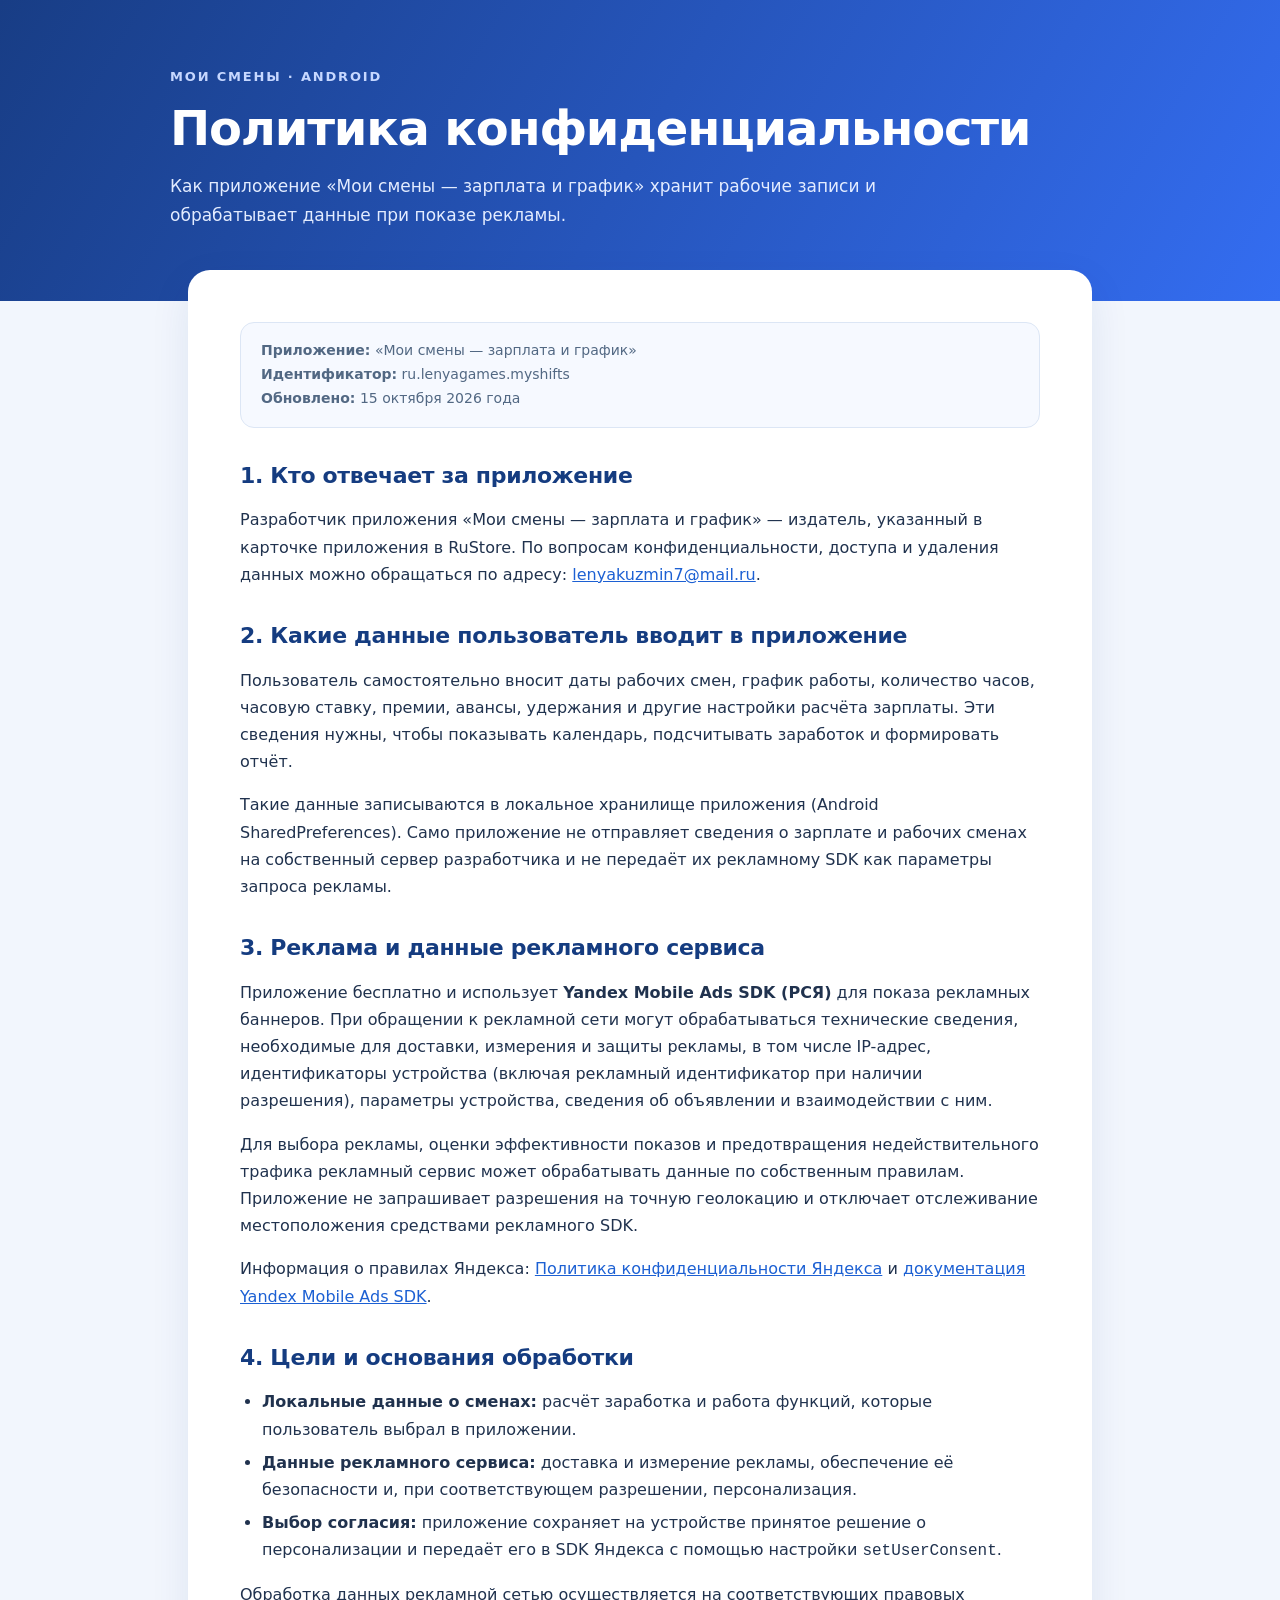
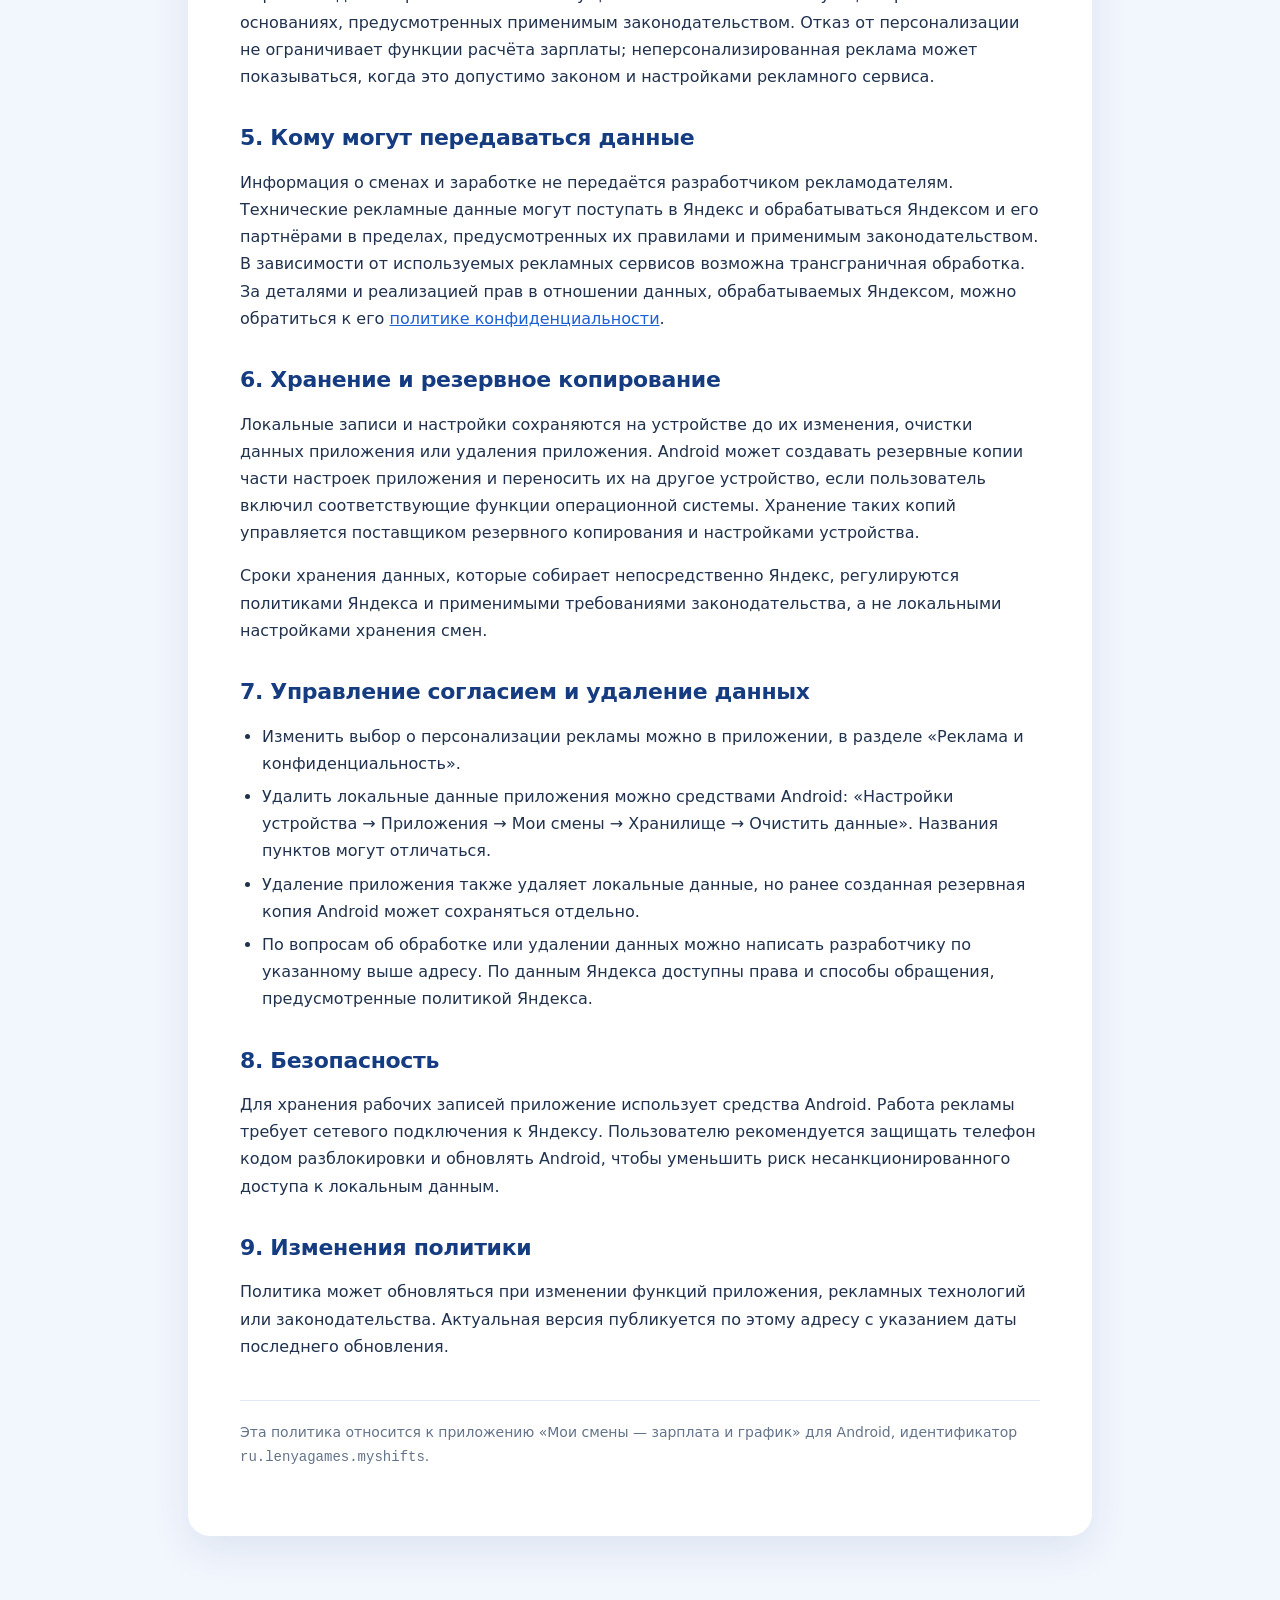
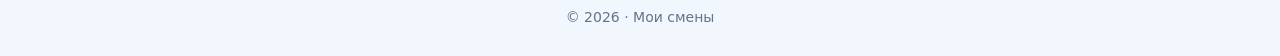
<file: index.html>
<!doctype html>
<html lang="ru">
<head>
  <meta charset="utf-8">
  <meta name="viewport" content="width=device-width, initial-scale=1">
  <meta name="color-scheme" content="light">
  <meta name="theme-color" content="#244da0">
  <meta name="description" content="Политика конфиденциальности приложения Мои смены — зарплата и график.">
  <title>Политика конфиденциальности — Мои смены</title>
  <style>
    :root { font-family: system-ui, -apple-system, BlinkMacSystemFont, "Segoe UI", Arial, sans-serif; color:#20324e; background:#f2f6fd; line-height:1.7; }
    * { box-sizing:border-box; }
    body { margin:0; }
    header { background:linear-gradient(120deg,#183d85,#346df1); color:white; padding:66px 20px 72px; }
    .wrap { max-width:940px; margin:auto; }
    .eyebrow { color:#c6d7ff; text-transform:uppercase; letter-spacing:.14em; font-size:13px; font-weight:700; }
    h1 { margin:12px 0; font-size:clamp(30px,5.5vw,48px); line-height:1.2; letter-spacing:-.025em; }
    header p { max-width:740px; margin:14px 0 0; color:#e3ecff; font-size:17px; }
    main { max-width:940px; margin:-31px auto 70px; padding:0 18px; position:relative; }
    article { background:white; border-radius:22px; padding:clamp(22px,5vw,52px); box-shadow:0 14px 40px rgba(27,60,126,.09); }
    .meta { padding:16px 20px; border:1px solid #dce6f5; background:#f6f9ff; border-radius:14px; color:#526883; font-size:14px; }
    h2 { color:#153c80; font-size:22px; letter-spacing:-.015em; margin:34px 0 8px; line-height:1.3; }
    p, li { font-size:16px; }
    ul { padding-left:22px; }
    li { margin-bottom:6px; }
    a { color:#1c60d3; word-break:break-word; }
    a:focus-visible { outline:3px solid #70a3ff; outline-offset:3px; }
    .muted { color:#5d6d80; }
    .bottom { border-top:1px solid #e2e9f5; padding-top:20px; margin-top:40px; font-size:14px; color:#637389; }
    footer { text-align:center; color:#64748b; font-size:14px; padding-bottom:30px; }
    @media(prefers-reduced-motion:no-preference){a { transition:color .2s; } a:hover{color:#114294;}}
  </style>
</head>
<body>
  <header><div class="wrap">
    <div class="eyebrow">Мои смены · Android</div>
    <h1>Политика конфиденциальности</h1>
    <p>Как приложение «Мои смены — зарплата и график» хранит рабочие записи и обрабатывает данные при показе рекламы.</p>
  </div></header>
  <main><article>
    <div class="meta"><strong>Приложение:</strong> «Мои смены — зарплата и график»<br>
      <strong>Идентификатор:</strong> ru.lenyagames.myshifts<br>
      <strong>Обновлено:</strong> 15 октября 2026 года</div>
    <h2>1. Кто отвечает за приложение</h2>
    <p>Разработчик приложения «Мои смены — зарплата и график» — издатель, указанный в карточке приложения в RuStore. По вопросам конфиденциальности, доступа и удаления данных можно обращаться по адресу: <a href="mailto:lenyakuzmin7@mail.ru">lenyakuzmin7@mail.ru</a>.</p>
    <h2>2. Какие данные пользователь вводит в приложение</h2>
    <p>Пользователь самостоятельно вносит даты рабочих смен, график работы, количество часов, часовую ставку, премии, авансы, удержания и другие настройки расчёта зарплаты. Эти сведения нужны, чтобы показывать календарь, подсчитывать заработок и формировать отчёт.</p>
    <p>Такие данные записываются в локальное хранилище приложения (Android SharedPreferences). Само приложение не отправляет сведения о зарплате и рабочих сменах на собственный сервер разработчика и не передаёт их рекламному SDK как параметры запроса рекламы.</p>
    <h2>3. Реклама и данные рекламного сервиса</h2>
    <p>Приложение бесплатно и использует <strong>Yandex Mobile Ads SDK (РСЯ)</strong> для показа рекламных баннеров. При обращении к рекламной сети могут обрабатываться технические сведения, необходимые для доставки, измерения и защиты рекламы, в том числе IP-адрес, идентификаторы устройства (включая рекламный идентификатор при наличии разрешения), параметры устройства, сведения об объявлении и взаимодействии с ним.</p>
    <p>Для выбора рекламы, оценки эффективности показов и предотвращения недействительного трафика рекламный сервис может обрабатывать данные по собственным правилам. Приложение не запрашивает разрешения на точную геолокацию и отключает отслеживание местоположения средствами рекламного SDK.</p>
    <p>Информация о правилах Яндекса: <a href="https://yandex.ru/legal/confidential/ru/" target="_blank" rel="noopener noreferrer">Политика конфиденциальности Яндекса</a> и <a href="https://ads.yandex.com/helpcenter/ru/dev/android/quick-start" target="_blank" rel="noopener noreferrer">документация Yandex Mobile Ads SDK</a>.</p>
    <h2>4. Цели и основания обработки</h2>
    <ul>
      <li><strong>Локальные данные о сменах:</strong> расчёт заработка и работа функций, которые пользователь выбрал в приложении.</li>
      <li><strong>Данные рекламного сервиса:</strong> доставка и измерение рекламы, обеспечение её безопасности и, при соответствующем разрешении, персонализация.</li>
      <li><strong>Выбор согласия:</strong> приложение сохраняет на устройстве принятое решение о персонализации и передаёт его в SDK Яндекса с помощью настройки <code>setUserConsent</code>.</li>
    </ul>
    <p>Обработка данных рекламной сетью осуществляется на соответствующих правовых основаниях, предусмотренных применимым законодательством. Отказ от персонализации не ограничивает функции расчёта зарплаты; неперсонализированная реклама может показываться, когда это допустимо законом и настройками рекламного сервиса.</p>
    <h2>5. Кому могут передаваться данные</h2>
    <p>Информация о сменах и заработке не передаётся разработчиком рекламодателям. Технические рекламные данные могут поступать в Яндекс и обрабатываться Яндексом и его партнёрами в пределах, предусмотренных их правилами и применимым законодательством. В зависимости от используемых рекламных сервисов возможна трансграничная обработка. За деталями и реализацией прав в отношении данных, обрабатываемых Яндексом, можно обратиться к его <a href="https://yandex.ru/legal/confidential/ru/" target="_blank" rel="noopener noreferrer">политике конфиденциальности</a>.</p>
    <h2>6. Хранение и резервное копирование</h2>
    <p>Локальные записи и настройки сохраняются на устройстве до их изменения, очистки данных приложения или удаления приложения. Android может создавать резервные копии части настроек приложения и переносить их на другое устройство, если пользователь включил соответствующие функции операционной системы. Хранение таких копий управляется поставщиком резервного копирования и настройками устройства.</p>
    <p>Сроки хранения данных, которые собирает непосредственно Яндекс, регулируются политиками Яндекса и применимыми требованиями законодательства, а не локальными настройками хранения смен.</p>
    <h2>7. Управление согласием и удаление данных</h2>
    <ul>
      <li>Изменить выбор о персонализации рекламы можно в приложении, в разделе «Реклама и конфиденциальность».</li>
      <li>Удалить локальные данные приложения можно средствами Android: «Настройки устройства → Приложения → Мои смены → Хранилище → Очистить данные». Названия пунктов могут отличаться.</li>
      <li>Удаление приложения также удаляет локальные данные, но ранее созданная резервная копия Android может сохраняться отдельно.</li>
      <li>По вопросам об обработке или удалении данных можно написать разработчику по указанному выше адресу. По данным Яндекса доступны права и способы обращения, предусмотренные политикой Яндекса.</li>
    </ul>
    <h2>8. Безопасность</h2>
    <p>Для хранения рабочих записей приложение использует средства Android. Работа рекламы требует сетевого подключения к Яндексу. Пользователю рекомендуется защищать телефон кодом разблокировки и обновлять Android, чтобы уменьшить риск несанкционированного доступа к локальным данным.</p>
    <h2>9. Изменения политики</h2>
    <p>Политика может обновляться при изменении функций приложения, рекламных технологий или законодательства. Актуальная версия публикуется по этому адресу с указанием даты последнего обновления.</p>
    <p class="bottom">Эта политика относится к приложению «Мои смены — зарплата и график» для Android, идентификатор <code>ru.lenyagames.myshifts</code>.</p>
  </article></main>
  <footer>© 2026 · Мои смены</footer>
</body>
</html>
</file>
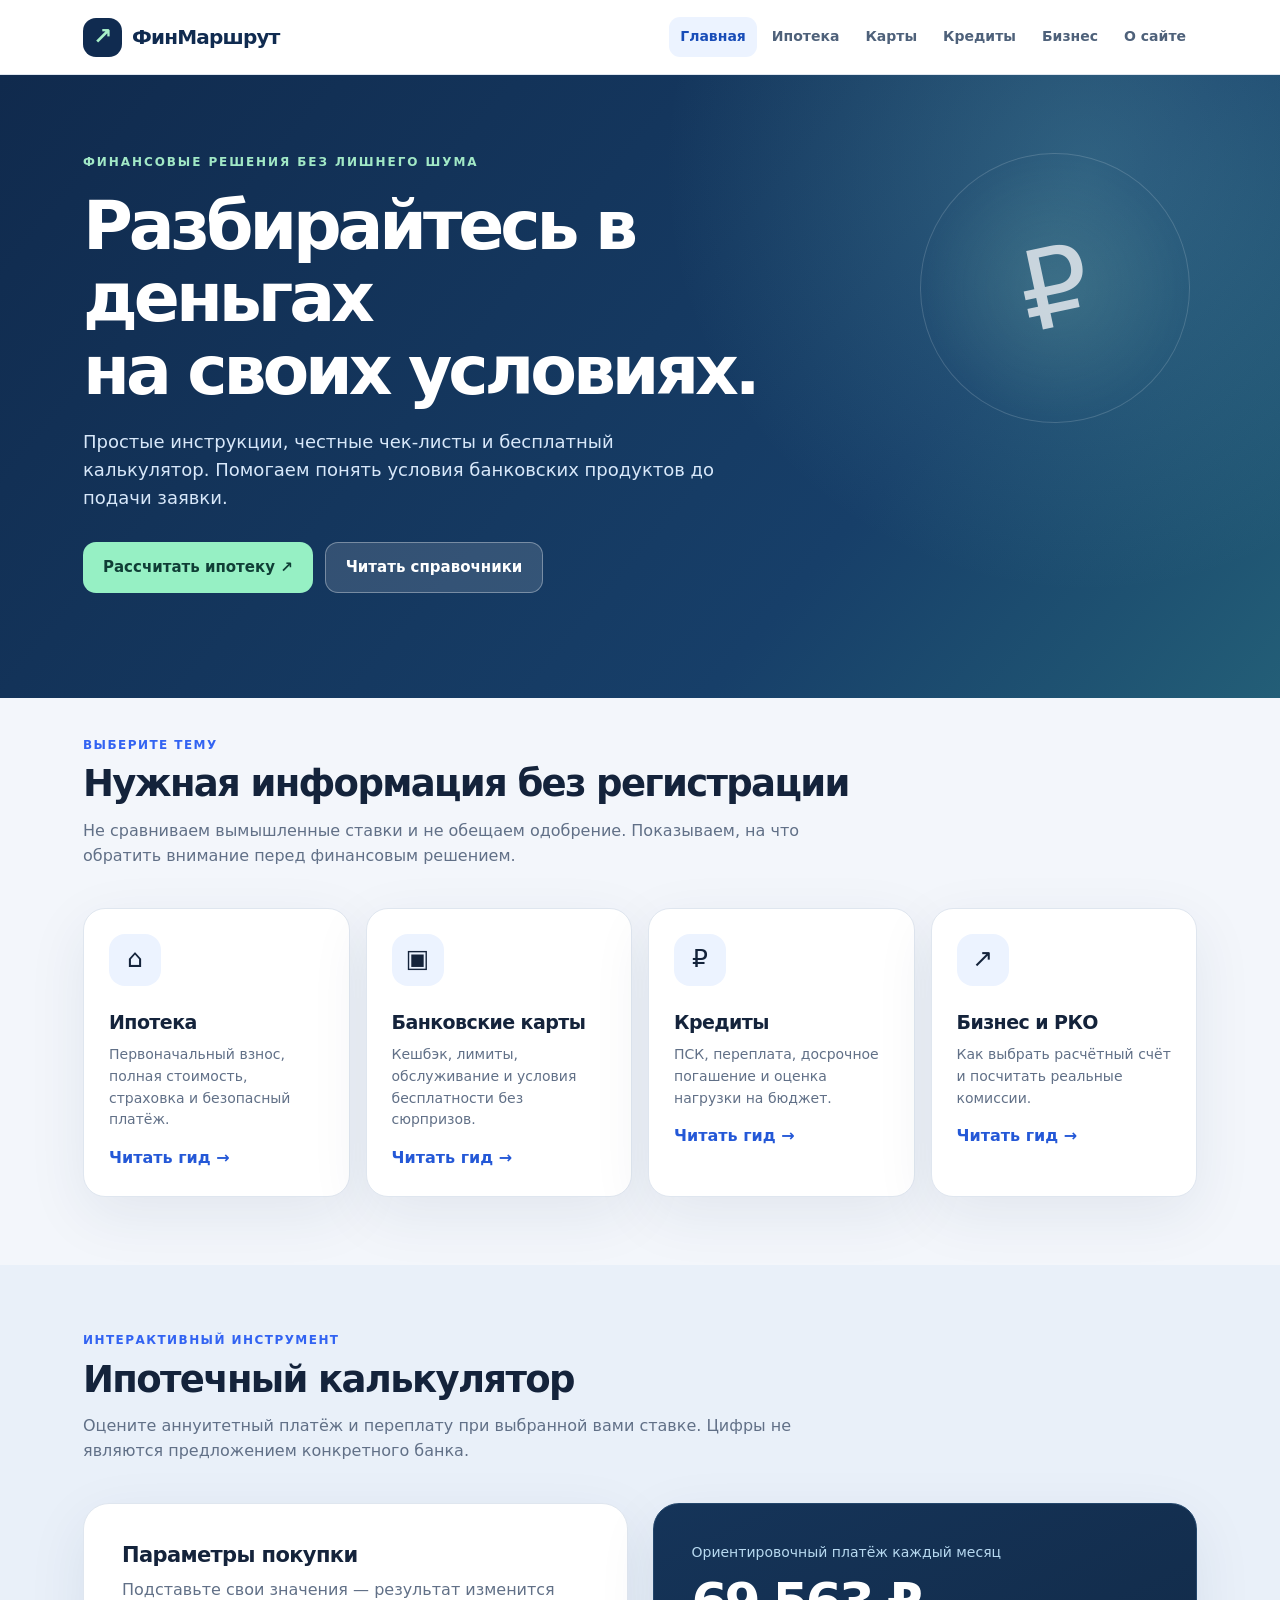
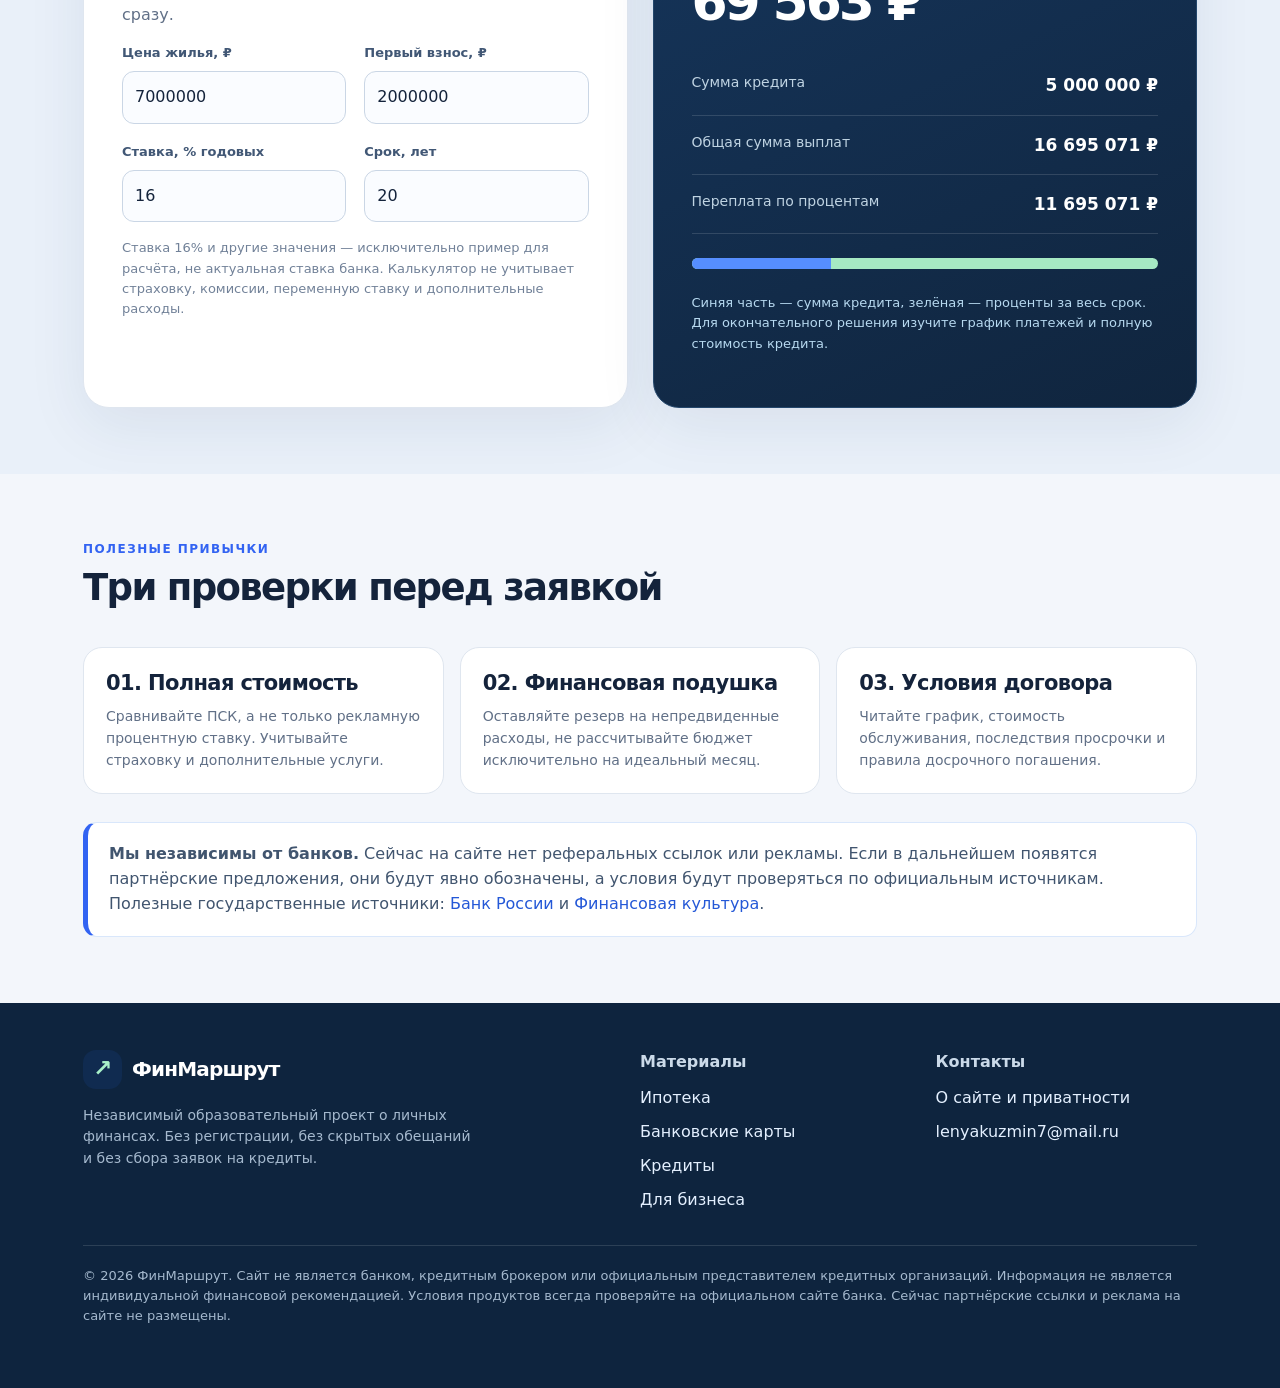
<file: finance/index.html>
<!doctype html><html lang="ru"><head><meta name="mitgo-verification" content="6b3e0803-01d7-4747-b8f4-cdcaf06e8572" /><meta charset="utf-8"><meta name="viewport" content="width=device-width,initial-scale=1"><meta name="theme-color" content="#102b50"><meta name="description" content="Независимые справочники об ипотеке, банковских картах, кредитах и расчётных счетах. Бесплатный ипотечный калькулятор."><meta name="robots" content="index,follow"><title>Главная — понятные финансы — ФинМаршрут</title><link rel="stylesheet" href="style.css"><link rel="icon" href="favicon.svg" type="image/svg+xml"></head><body><header><div class="container header-inner"><a class="logo" href="index.html" aria-label="ФинМаршрут — на главную"><span class="logo-mark">↗</span>ФинМаршрут</a><nav class="nav" aria-label="Разделы"><a href="index.html" aria-current="page">Главная</a><a href="ipoteka.html">Ипотека</a><a href="cards.html">Карты</a><a href="credits.html">Кредиты</a><a href="business.html">Бизнес</a><a href="privacy.html">О сайте</a></nav></div></header>
<main><section class="hero"><div class="container"><div class="eyebrow">Финансовые решения без лишнего шума</div><h1>Разбирайтесь в деньгах<br>на своих условиях.</h1><p>Простые инструкции, честные чек-листы и бесплатный калькулятор. Помогаем понять условия банковских продуктов до подачи заявки.</p><div class="actions"><a class="btn btn-primary" href="#calculator">Рассчитать ипотеку ↗</a><a class="btn btn-light" href="#guides">Читать справочники</a></div><div class="hero-graphic" aria-hidden="true">₽</div></div></section>
<section class="section-tight" id="guides"><div class="container"><div class="section-head"><div><div class="kicker">Выберите тему</div><h2>Нужная информация без регистрации</h2><p class="lede">Не сравниваем вымышленные ставки и не обещаем одобрение. Показываем, на что обратить внимание перед финансовым решением.</p></div></div><div class="cards">
<div class="card"><span class="tile-icon" aria-hidden="true">⌂</span><h3>Ипотека</h3><p>Первоначальный взнос, полная стоимость, страховка и безопасный платёж.</p><a href="ipoteka.html">Читать гид →</a></div>
<div class="card"><span class="tile-icon" aria-hidden="true">▣</span><h3>Банковские карты</h3><p>Кешбэк, лимиты, обслуживание и условия бесплатности без сюрпризов.</p><a href="cards.html">Читать гид →</a></div>
<div class="card"><span class="tile-icon" aria-hidden="true">₽</span><h3>Кредиты</h3><p>ПСК, переплата, досрочное погашение и оценка нагрузки на бюджет.</p><a href="credits.html">Читать гид →</a></div>
<div class="card"><span class="tile-icon" aria-hidden="true">↗</span><h3>Бизнес и РКО</h3><p>Как выбрать расчётный счёт и посчитать реальные комиссии.</p><a href="business.html">Читать гид →</a></div>
</div></div></section>
<section class="section" style="background:#e9f0f9" id="calculator"><div class="container"><div class="section-head"><div><div class="kicker">Интерактивный инструмент</div><h2>Ипотечный калькулятор</h2><p class="lede">Оцените аннуитетный платёж и переплату при выбранной вами ставке. Цифры не являются предложением конкретного банка.</p></div></div><div class="calculator-wrap"><div class="panel"><h3>Параметры покупки</h3><p class="muted">Подставьте свои значения — результат изменится сразу.</p><form id="mortgage-form" class="field-grid" autocomplete="off"><div class="field"><label for="price">Цена жилья, ₽</label><input type="number" id="price" name="price" min="1" step="10000" value="7000000" inputmode="decimal"></div><div class="field"><label for="down">Первый взнос, ₽</label><input type="number" id="down" name="down" min="0" step="10000" value="2000000" inputmode="decimal"></div><div class="field"><label for="rate">Ставка, % годовых</label><input type="number" id="rate" name="rate" min="0" max="100" step=".1" value="16" inputmode="decimal"></div><div class="field"><label for="years">Срок, лет</label><input type="number" id="years" name="years" min="1" max="40" step="1" value="20" inputmode="numeric"></div></form><p id="calc-error" role="alert" style="color:#b33b2c;margin-top:12px"></p><p class="tip">Ставка 16% и другие значения — исключительно пример для расчёта, не актуальная ставка банка. Калькулятор не учитывает страховку, комиссии, переменную ставку и дополнительные расходы.</p></div><div class="panel dark" aria-live="polite"><div class="result-label">Ориентировочный платёж каждый месяц</div><div class="result-big" id="payment">—</div><div class="result-rows"><div class="result-row"><span>Сумма кредита</span><strong id="principal">—</strong></div><div class="result-row"><span>Общая сумма выплат</span><strong id="total">—</strong></div><div class="result-row"><span>Переплата по процентам</span><strong id="overpayment">—</strong></div></div><div class="bar" title="Соотношение основного долга и процентов"><div id="principal-bar"></div></div><p style="font-size:13px;color:#b7d9f0">Синяя часть — сумма кредита, зелёная — проценты за весь срок. Для окончательного решения изучите график платежей и полную стоимость кредита.</p></div></div></div></section>
<section class="section"><div class="container"><div class="section-head"><div><div class="kicker">Полезные привычки</div><h2>Три проверки перед заявкой</h2></div></div><div class="mini-grid"><div class="mini"><h3>01. Полная стоимость</h3><p>Сравнивайте ПСК, а не только рекламную процентную ставку. Учитывайте страховку и дополнительные услуги.</p></div><div class="mini"><h3>02. Финансовая подушка</h3><p>Оставляйте резерв на непредвиденные расходы, не рассчитывайте бюджет исключительно на идеальный месяц.</p></div><div class="mini"><h3>03. Условия договора</h3><p>Читайте график, стоимость обслуживания, последствия просрочки и правила досрочного погашения.</p></div></div><div class="callout" style="margin-top:28px"><strong>Мы независимы от банков.</strong> Сейчас на сайте нет реферальных ссылок или рекламы. Если в дальнейшем появятся партнёрские предложения, они будут явно обозначены, а условия будут проверяться по официальным источникам. Полезные государственные источники: <a href="https://www.cbr.ru/" target="_blank" rel="noopener noreferrer">Банк России</a> и <a href="https://fincult.info/" target="_blank" rel="noopener noreferrer">Финансовая культура</a>.</div></div></section></main><footer><div class="container"><div class="footer-grid"><div><a class="logo" href="index.html"><span class="logo-mark">↗</span>ФинМаршрут</a><p style="margin-top:16px;max-width:400px">Независимый образовательный проект о личных финансах. Без регистрации, без скрытых обещаний и без сбора заявок на кредиты.</p></div><div><strong>Материалы</strong><div class="footer-links" style="margin-top:12px"><a href="ipoteka.html">Ипотека</a><a href="cards.html">Банковские карты</a><a href="credits.html">Кредиты</a><a href="business.html">Для бизнеса</a></div></div><div><strong>Контакты</strong><div class="footer-links" style="margin-top:12px"><a href="privacy.html">О сайте и приватности</a><a href="mailto:lenyakuzmin7@mail.ru">lenyakuzmin7@mail.ru</a></div></div></div><p class="footer-note">© 2026 ФинМаршрут. Сайт не является банком, кредитным брокером или официальным представителем кредитных организаций. Информация не является индивидуальной финансовой рекомендацией. Условия продуктов всегда проверяйте на официальном сайте банка. Сейчас партнёрские ссылки и реклама на сайте не размещены.</p></div></footer><script src="app.js" defer></script></body></html>
</file>
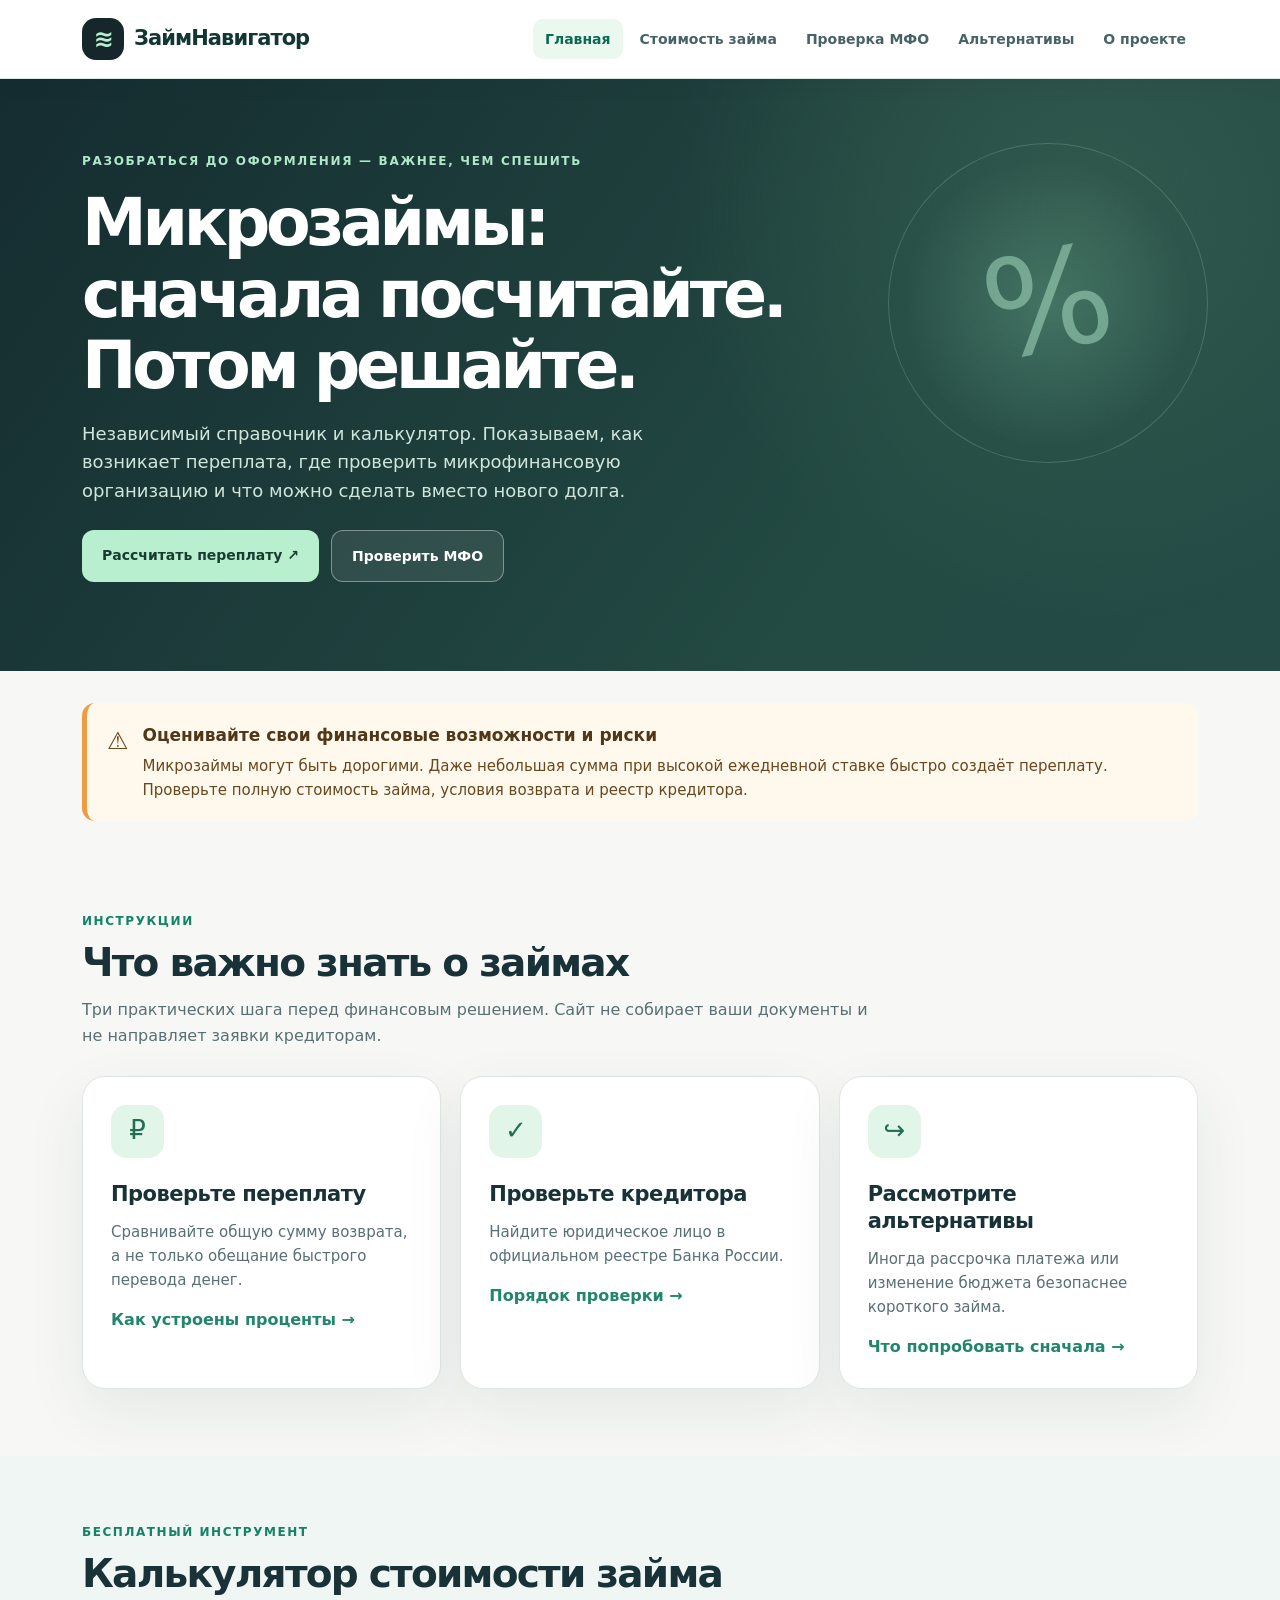
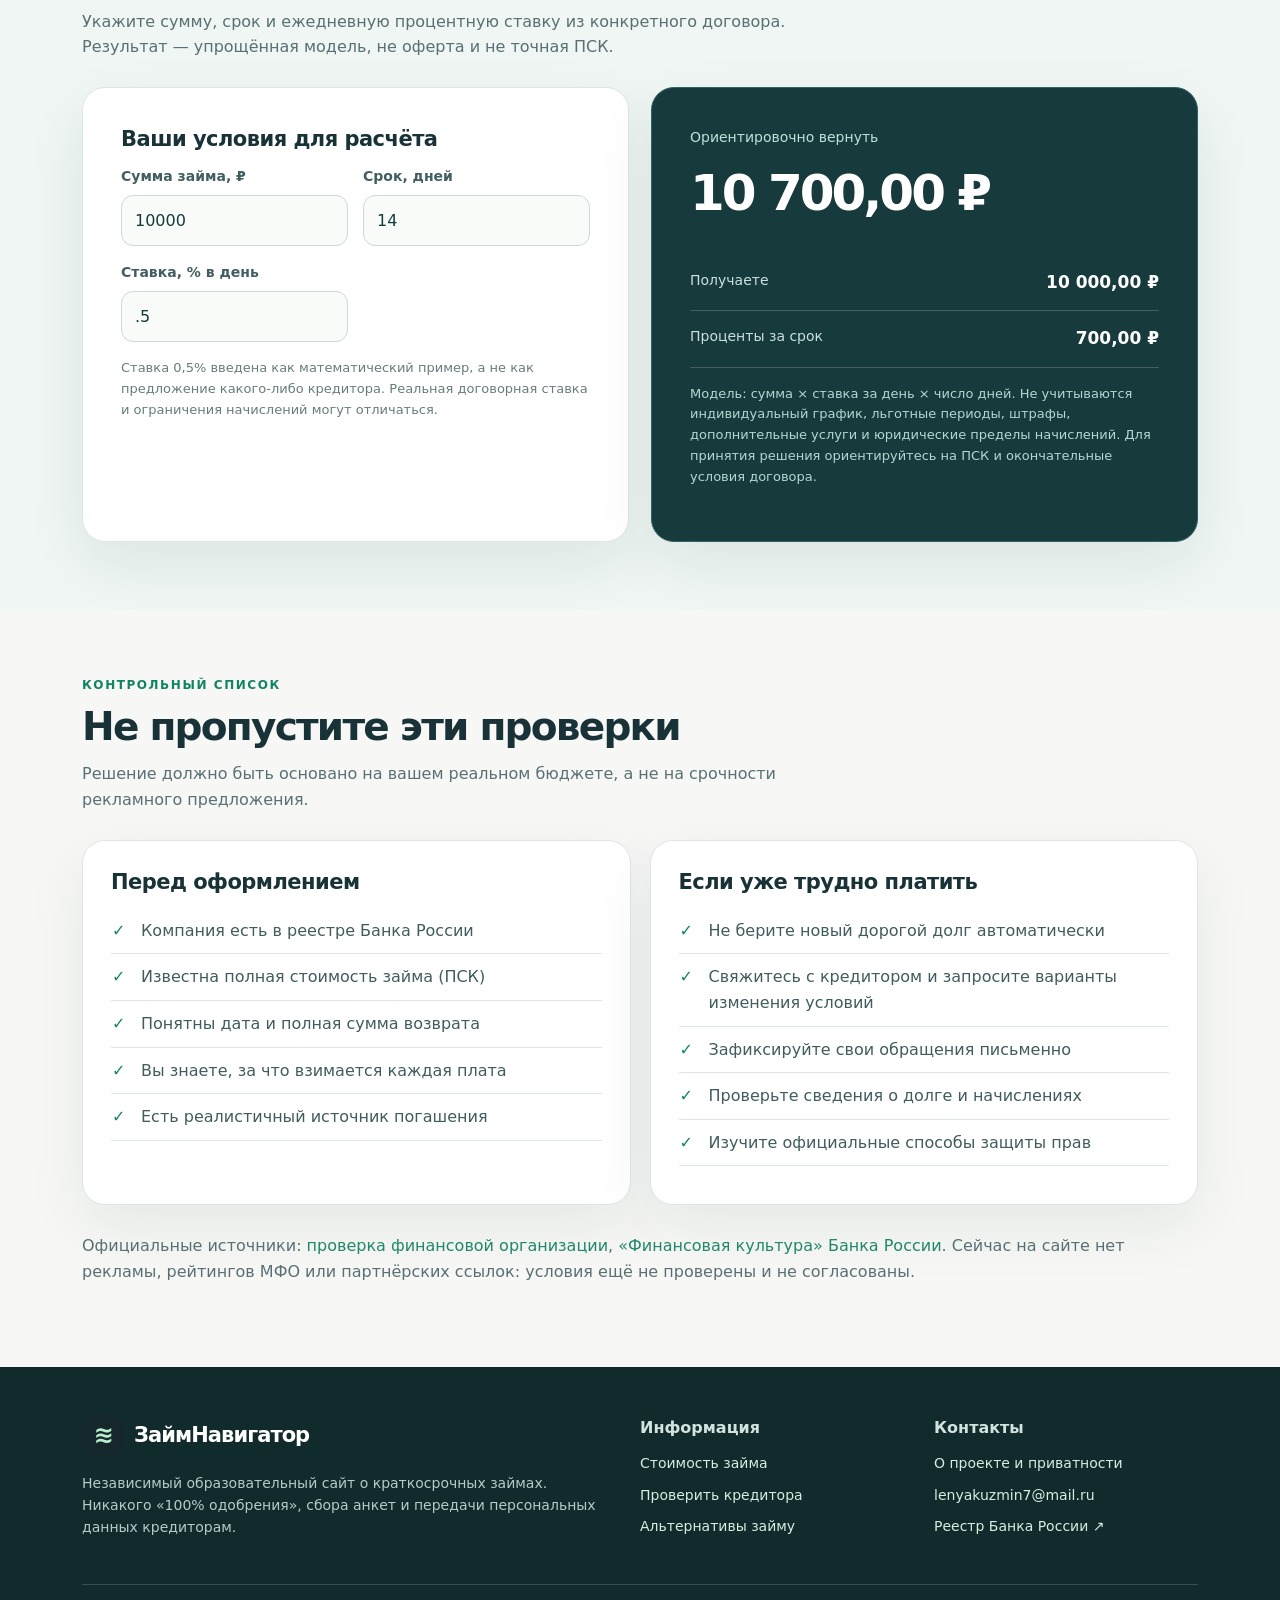
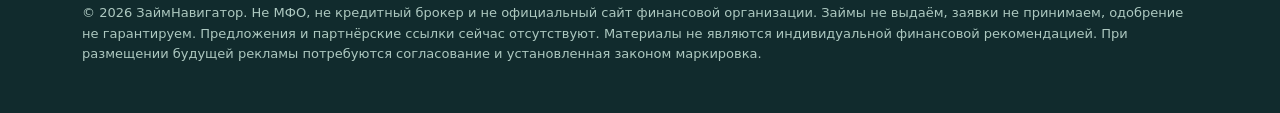
<file: zaimy/index.html>
<!doctype html><html lang="ru"><head><meta charset="utf-8"><meta name="viewport" content="width=device-width, initial-scale=1"><meta name="theme-color" content="#16272b"><meta name="description" content="О микрозаймах без обещаний и мелкого шрифта: расчёт процентов, проверка МФО, риски и альтернативы."><meta name="robots" content="index,follow"><title>Главная — ЗаймНавигатор</title><link rel="stylesheet" href="style.css"><link rel="icon" type="image/svg+xml" href="favicon.svg"></head><body><header><div class="container navwrap"><a class="brand" href="index.html" aria-label="ЗаймНавигатор, главная"><span class="mark">≋</span>ЗаймНавигатор</a><nav aria-label="Основная навигация"><a href="index.html" aria-current="page">Главная</a><a href="cost.html">Стоимость займа</a><a href="verify.html">Проверка МФО</a><a href="alternatives.html">Альтернативы</a><a href="privacy.html">О проекте</a></nav></div></header>
<main><section class="hero"><div class="container"><div class="eyebrow">Разобраться до оформления — важнее, чем спешить</div><h1>Микрозаймы:<br>сначала посчитайте.<br>Потом решайте.</h1><p>Независимый справочник и калькулятор. Показываем, как возникает переплата, где проверить микрофинансовую организацию и что можно сделать вместо нового долга.</p><div class="btns"><a class="btn btn-main" href="#calculator">Рассчитать переплату ↗</a><a class="btn btn-outline" href="verify.html">Проверить МФО</a></div><div class="hero-circle" aria-hidden="true">%</div></div></section>
<section class="section" style="padding-top:32px"><div class="container"><div class="warning" role="note"><span aria-hidden="true" style="font-size:24px">⚠</span><div><strong>Оценивайте свои финансовые возможности и риски</strong><p>Микрозаймы могут быть дорогими. Даже небольшая сумма при высокой ежедневной ставке быстро создаёт переплату. Проверьте полную стоимость займа, условия возврата и реестр кредитора.</p></div></div></div></section>
<section class="section" style="padding-top:24px"><div class="container"><div class="sectionhead"><div class="kicker">Инструкции</div><h2>Что важно знать о займах</h2><p class="lead">Три практических шага перед финансовым решением. Сайт не собирает ваши документы и не направляет заявки кредиторам.</p></div><div class="grid3"><div class="card"><span class="icon">₽</span><h3>Проверьте переплату</h3><p>Сравнивайте общую сумму возврата, а не только обещание быстрого перевода денег.</p><a href="cost.html">Как устроены проценты →</a></div><div class="card"><span class="icon">✓</span><h3>Проверьте кредитора</h3><p>Найдите юридическое лицо в официальном реестре Банка России.</p><a href="verify.html">Порядок проверки →</a></div><div class="card"><span class="icon">↪</span><h3>Рассмотрите альтернативы</h3><p>Иногда рассрочка платежа или изменение бюджета безопаснее короткого займа.</p><a href="alternatives.html">Что попробовать сначала →</a></div></div></div></section>
<section class="section section-soft" id="calculator"><div class="container"><div class="sectionhead"><div class="kicker">Бесплатный инструмент</div><h2>Калькулятор стоимости займа</h2><p class="lead">Укажите сумму, срок и ежедневную процентную ставку из конкретного договора. Результат — упрощённая модель, не оферта и не точная ПСК.</p></div><div class="cal-grid"><div class="panel"><h3>Ваши условия для расчёта</h3><form id="loan-calc" class="fieldgrid" autocomplete="off"><div class="field"><label for="amount">Сумма займа, ₽</label><input id="amount" name="amount" type="number" min="1" max="10000000" step="100" value="10000"></div><div class="field"><label for="days">Срок, дней</label><input id="days" name="days" type="number" min="1" max="365" step="1" value="14"></div><div class="field"><label for="rate">Ставка, % в день</label><input id="rate" name="rate" type="number" min="0" max="10" step=".01" value=".5"></div></form><p class="note">Ставка 0,5% введена как математический пример, а не как предложение какого-либо кредитора. Реальная договорная ставка и ограничения начислений могут отличаться.</p><p id="calc-error" role="alert" style="color:#a32922;margin-top:10px;font-size:14px"></p></div><div class="panel panel-dark" aria-live="polite"><div class="result-title">Ориентировочно вернуть</div><div class="big-number" id="calctotal">—</div><div class="row-result"><span>Получаете</span><strong id="calcamount">—</strong></div><div class="row-result"><span>Проценты за срок</span><strong id="calcinterest">—</strong></div><p class="note on-dark">Модель: сумма × ставка за день × число дней. Не учитываются индивидуальный график, льготные периоды, штрафы, дополнительные услуги и юридические пределы начислений. Для принятия решения ориентируйтесь на ПСК и окончательные условия договора.</p></div></div></div></section>
<section class="section"><div class="container"><div class="sectionhead"><div class="kicker">Контрольный список</div><h2>Не пропустите эти проверки</h2><p class="lead">Решение должно быть основано на вашем реальном бюджете, а не на срочности рекламного предложения.</p></div><div class="grid2"><div class="card"><h3>Перед оформлением</h3><ul class="checks"><li>Компания есть в реестре Банка России</li><li>Известна полная стоимость займа (ПСК)</li><li>Понятны дата и полная сумма возврата</li><li>Вы знаете, за что взимается каждая плата</li><li>Есть реалистичный источник погашения</li></ul></div><div class="card"><h3>Если уже трудно платить</h3><ul class="checks"><li>Не берите новый дорогой долг автоматически</li><li>Свяжитесь с кредитором и запросите варианты изменения условий</li><li>Зафиксируйте свои обращения письменно</li><li>Проверьте сведения о долге и начислениях</li><li>Изучите официальные способы защиты прав</li></ul></div></div><p style="margin-top:28px;color:#587074">Официальные источники: <a href="https://www.cbr.ru/finorg/" target="_blank" rel="noopener noreferrer">проверка финансовой организации</a>, <a href="https://fincult.info/" target="_blank" rel="noopener noreferrer">«Финансовая культура» Банка России</a>. Сейчас на сайте нет рекламы, рейтингов МФО или партнёрских ссылок: условия ещё не проверены и не согласованы.</p></div></section>
</main><footer><div class="container"><div class="footgrid"><div><a href="index.html" class="brand" style="color:white"><span class="mark">≋</span>ЗаймНавигатор</a><p>Независимый образовательный сайт о краткосрочных займах. Никакого «100% одобрения», сбора анкет и передачи персональных данных кредиторам.</p></div><div><strong>Информация</strong><div class="foot-links"><a href="cost.html">Стоимость займа</a><a href="verify.html">Проверить кредитора</a><a href="alternatives.html">Альтернативы займу</a></div></div><div><strong>Контакты</strong><div class="foot-links"><a href="privacy.html">О проекте и приватности</a><a href="mailto:lenyakuzmin7@mail.ru">lenyakuzmin7@mail.ru</a><a href="https://www.cbr.ru/finorg/" target="_blank" rel="noopener noreferrer">Реестр Банка России ↗</a></div></div></div><div class="footnote">© 2026 ЗаймНавигатор. Не МФО, не кредитный брокер и не официальный сайт финансовой организации. Займы не выдаём, заявки не принимаем, одобрение не гарантируем. Предложения и партнёрские ссылки сейчас отсутствуют. Материалы не являются индивидуальной финансовой рекомендацией. При размещении будущей рекламы потребуются согласование и установленная законом маркировка.</div></div></footer><script defer src="app.js"></script></body></html>
</file>
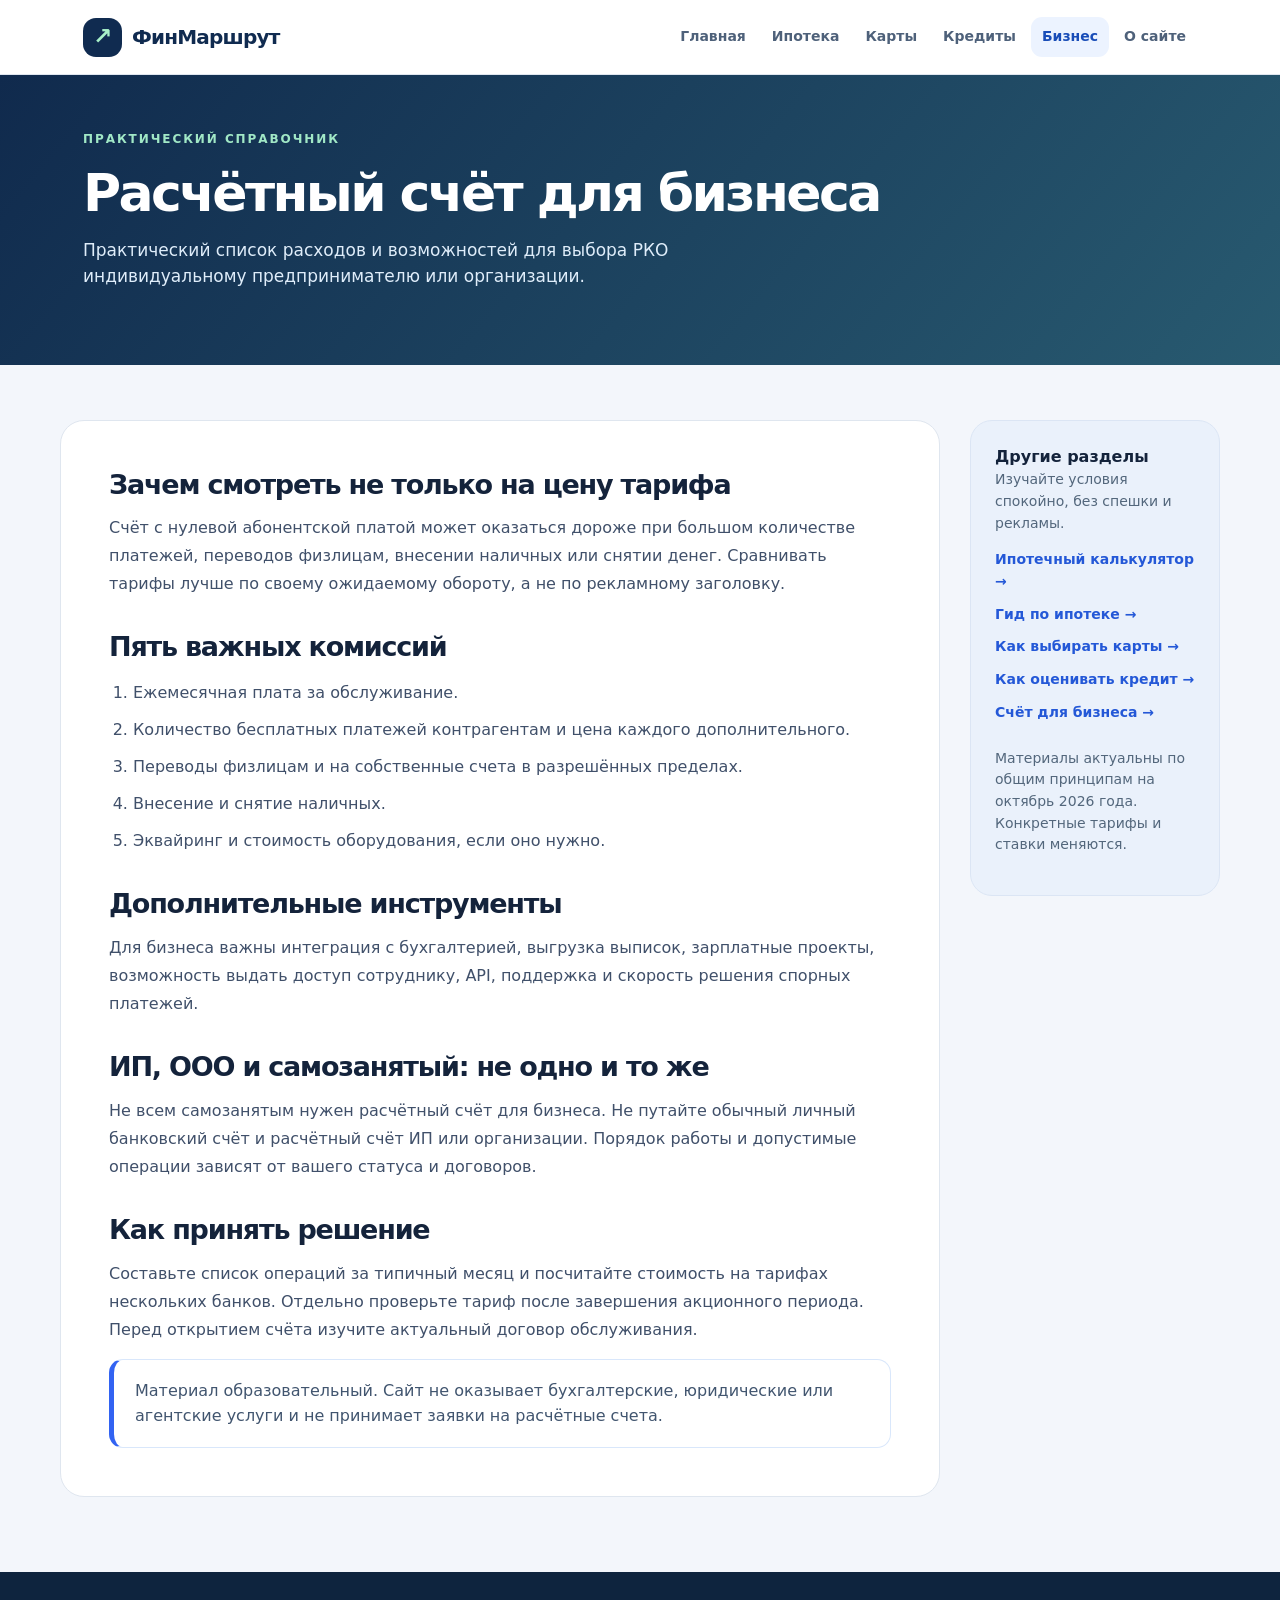
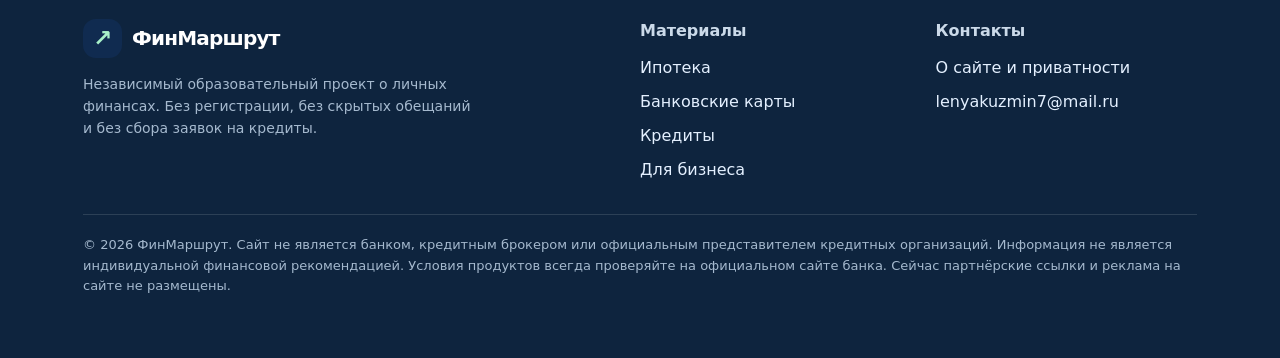
<file: finance/business.html>
<!doctype html><html lang="ru"><head><meta charset="utf-8"><meta name="viewport" content="width=device-width,initial-scale=1"><meta name="theme-color" content="#102b50"><meta name="description" content="Практический список расходов и возможностей для выбора РКО индивидуальному предпринимателю или организации."><meta name="robots" content="index,follow"><title>Расчётный счёт для бизнеса — ФинМаршрут</title><link rel="stylesheet" href="style.css"><link rel="icon" href="favicon.svg" type="image/svg+xml"></head><body><header><div class="container header-inner"><a class="logo" href="index.html" aria-label="ФинМаршрут — на главную"><span class="logo-mark">↗</span>ФинМаршрут</a><nav class="nav" aria-label="Разделы"><a href="index.html">Главная</a><a href="ipoteka.html">Ипотека</a><a href="cards.html">Карты</a><a href="credits.html">Кредиты</a><a href="business.html" aria-current="page">Бизнес</a><a href="privacy.html">О сайте</a></nav></div></header><section class="inner-hero"><div class="container"><div class="eyebrow">Практический справочник</div><h1>Расчётный счёт для бизнеса</h1><p>Практический список расходов и возможностей для выбора РКО индивидуальному предпринимателю или организации.</p></div></section><main class="container article-grid"><article class="prose">
<h2>Зачем смотреть не только на цену тарифа</h2><p>Счёт с нулевой абонентской платой может оказаться дороже при большом количестве платежей, переводов физлицам, внесении наличных или снятии денег. Сравнивать тарифы лучше по своему ожидаемому обороту, а не по рекламному заголовку.</p>
<h2>Пять важных комиссий</h2><ol><li>Ежемесячная плата за обслуживание.</li><li>Количество бесплатных платежей контрагентам и цена каждого дополнительного.</li><li>Переводы физлицам и на собственные счета в разрешённых пределах.</li><li>Внесение и снятие наличных.</li><li>Эквайринг и стоимость оборудования, если оно нужно.</li></ol>
<h2>Дополнительные инструменты</h2><p>Для бизнеса важны интеграция с бухгалтерией, выгрузка выписок, зарплатные проекты, возможность выдать доступ сотруднику, API, поддержка и скорость решения спорных платежей.</p>
<h2>ИП, ООО и самозанятый: не одно и то же</h2><p>Не всем самозанятым нужен расчётный счёт для бизнеса. Не путайте обычный личный банковский счёт и расчётный счёт ИП или организации. Порядок работы и допустимые операции зависят от вашего статуса и договоров.</p>
<h2>Как принять решение</h2><p>Составьте список операций за типичный месяц и посчитайте стоимость на тарифах нескольких банков. Отдельно проверьте тариф после завершения акционного периода. Перед открытием счёта изучите актуальный договор обслуживания.</p>
<div class="callout">Материал образовательный. Сайт не оказывает бухгалтерские, юридические или агентские услуги и не принимает заявки на расчётные счета.</div></article><aside class="side"><strong>Другие разделы</strong><p>Изучайте условия спокойно, без спешки и рекламы.</p><a href="index.html#calculator">Ипотечный калькулятор →</a><a href="ipoteka.html">Гид по ипотеке →</a><a href="cards.html">Как выбирать карты →</a><a href="credits.html">Как оценивать кредит →</a><a href="business.html">Счёт для бизнеса →</a><p style="margin-top:24px">Материалы актуальны по общим принципам на октябрь 2026 года. Конкретные тарифы и ставки меняются.</p></aside></main><footer><div class="container"><div class="footer-grid"><div><a class="logo" href="index.html"><span class="logo-mark">↗</span>ФинМаршрут</a><p style="margin-top:16px;max-width:400px">Независимый образовательный проект о личных финансах. Без регистрации, без скрытых обещаний и без сбора заявок на кредиты.</p></div><div><strong>Материалы</strong><div class="footer-links" style="margin-top:12px"><a href="ipoteka.html">Ипотека</a><a href="cards.html">Банковские карты</a><a href="credits.html">Кредиты</a><a href="business.html">Для бизнеса</a></div></div><div><strong>Контакты</strong><div class="footer-links" style="margin-top:12px"><a href="privacy.html">О сайте и приватности</a><a href="mailto:lenyakuzmin7@mail.ru">lenyakuzmin7@mail.ru</a></div></div></div><p class="footer-note">© 2026 ФинМаршрут. Сайт не является банком, кредитным брокером или официальным представителем кредитных организаций. Информация не является индивидуальной финансовой рекомендацией. Условия продуктов всегда проверяйте на официальном сайте банка. Сейчас партнёрские ссылки и реклама на сайте не размещены.</p></div></footer><script src="app.js" defer></script></body></html>
</file>
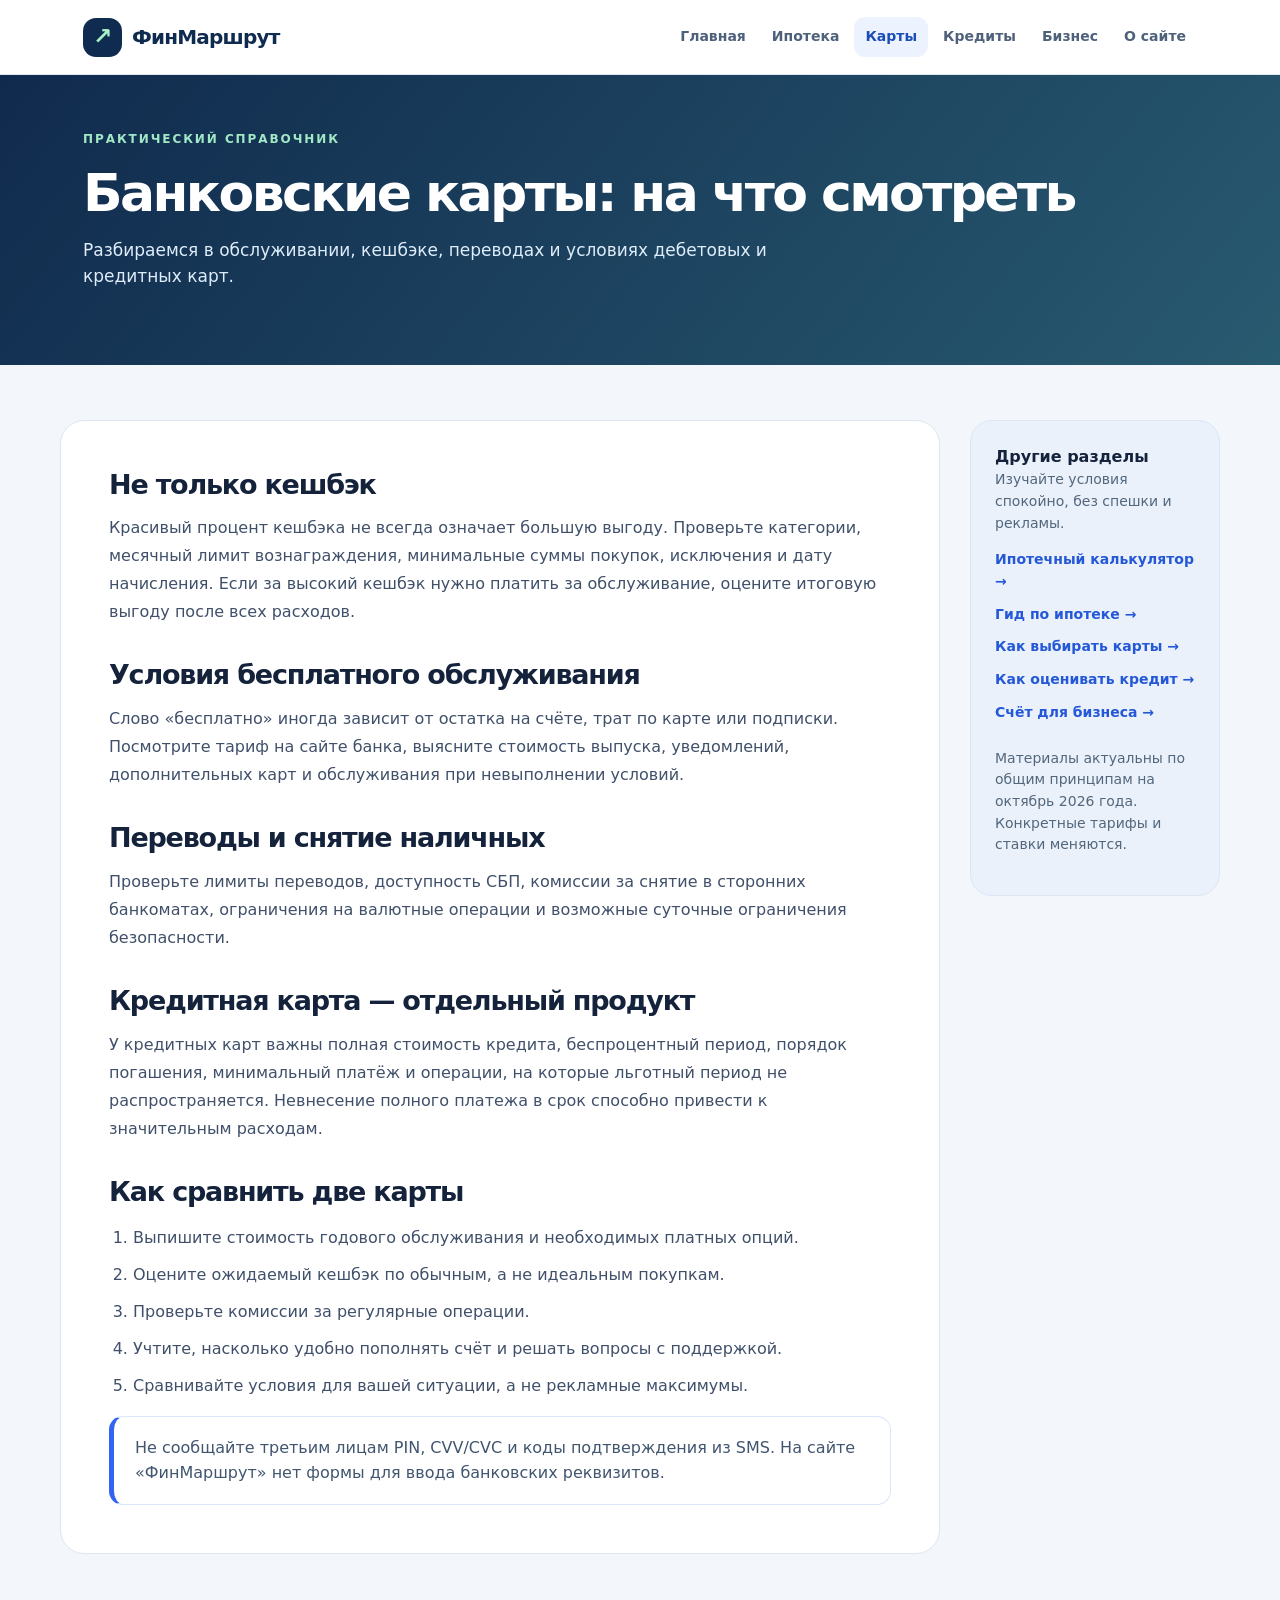
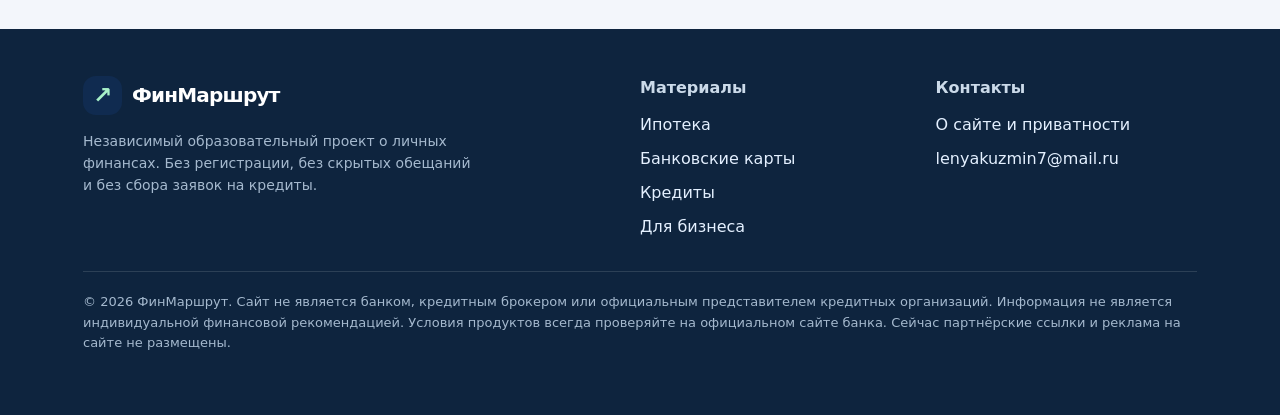
<file: finance/cards.html>
<!doctype html><html lang="ru"><head><meta charset="utf-8"><meta name="viewport" content="width=device-width,initial-scale=1"><meta name="theme-color" content="#102b50"><meta name="description" content="Разбираемся в обслуживании, кешбэке, переводах и условиях дебетовых и кредитных карт."><meta name="robots" content="index,follow"><title>Банковские карты: на что смотреть — ФинМаршрут</title><link rel="stylesheet" href="style.css"><link rel="icon" href="favicon.svg" type="image/svg+xml"></head><body><header><div class="container header-inner"><a class="logo" href="index.html" aria-label="ФинМаршрут — на главную"><span class="logo-mark">↗</span>ФинМаршрут</a><nav class="nav" aria-label="Разделы"><a href="index.html">Главная</a><a href="ipoteka.html">Ипотека</a><a href="cards.html" aria-current="page">Карты</a><a href="credits.html">Кредиты</a><a href="business.html">Бизнес</a><a href="privacy.html">О сайте</a></nav></div></header><section class="inner-hero"><div class="container"><div class="eyebrow">Практический справочник</div><h1>Банковские карты: на что смотреть</h1><p>Разбираемся в обслуживании, кешбэке, переводах и условиях дебетовых и кредитных карт.</p></div></section><main class="container article-grid"><article class="prose">
<h2>Не только кешбэк</h2><p>Красивый процент кешбэка не всегда означает большую выгоду. Проверьте категории, месячный лимит вознаграждения, минимальные суммы покупок, исключения и дату начисления. Если за высокий кешбэк нужно платить за обслуживание, оцените итоговую выгоду после всех расходов.</p>
<h2>Условия бесплатного обслуживания</h2><p>Слово «бесплатно» иногда зависит от остатка на счёте, трат по карте или подписки. Посмотрите тариф на сайте банка, выясните стоимость выпуска, уведомлений, дополнительных карт и обслуживания при невыполнении условий.</p>
<h2>Переводы и снятие наличных</h2><p>Проверьте лимиты переводов, доступность СБП, комиссии за снятие в сторонних банкоматах, ограничения на валютные операции и возможные суточные ограничения безопасности.</p>
<h2>Кредитная карта — отдельный продукт</h2><p>У кредитных карт важны полная стоимость кредита, беспроцентный период, порядок погашения, минимальный платёж и операции, на которые льготный период не распространяется. Невнесение полного платежа в срок способно привести к значительным расходам.</p>
<h2>Как сравнить две карты</h2><ol><li>Выпишите стоимость годового обслуживания и необходимых платных опций.</li><li>Оцените ожидаемый кешбэк по обычным, а не идеальным покупкам.</li><li>Проверьте комиссии за регулярные операции.</li><li>Учтите, насколько удобно пополнять счёт и решать вопросы с поддержкой.</li><li>Сравнивайте условия для вашей ситуации, а не рекламные максимумы.</li></ol>
<div class="callout">Не сообщайте третьим лицам PIN, CVV/CVC и коды подтверждения из SMS. На сайте «ФинМаршрут» нет формы для ввода банковских реквизитов.</div></article><aside class="side"><strong>Другие разделы</strong><p>Изучайте условия спокойно, без спешки и рекламы.</p><a href="index.html#calculator">Ипотечный калькулятор →</a><a href="ipoteka.html">Гид по ипотеке →</a><a href="cards.html">Как выбирать карты →</a><a href="credits.html">Как оценивать кредит →</a><a href="business.html">Счёт для бизнеса →</a><p style="margin-top:24px">Материалы актуальны по общим принципам на октябрь 2026 года. Конкретные тарифы и ставки меняются.</p></aside></main><footer><div class="container"><div class="footer-grid"><div><a class="logo" href="index.html"><span class="logo-mark">↗</span>ФинМаршрут</a><p style="margin-top:16px;max-width:400px">Независимый образовательный проект о личных финансах. Без регистрации, без скрытых обещаний и без сбора заявок на кредиты.</p></div><div><strong>Материалы</strong><div class="footer-links" style="margin-top:12px"><a href="ipoteka.html">Ипотека</a><a href="cards.html">Банковские карты</a><a href="credits.html">Кредиты</a><a href="business.html">Для бизнеса</a></div></div><div><strong>Контакты</strong><div class="footer-links" style="margin-top:12px"><a href="privacy.html">О сайте и приватности</a><a href="mailto:lenyakuzmin7@mail.ru">lenyakuzmin7@mail.ru</a></div></div></div><p class="footer-note">© 2026 ФинМаршрут. Сайт не является банком, кредитным брокером или официальным представителем кредитных организаций. Информация не является индивидуальной финансовой рекомендацией. Условия продуктов всегда проверяйте на официальном сайте банка. Сейчас партнёрские ссылки и реклама на сайте не размещены.</p></div></footer><script src="app.js" defer></script></body></html>
</file>
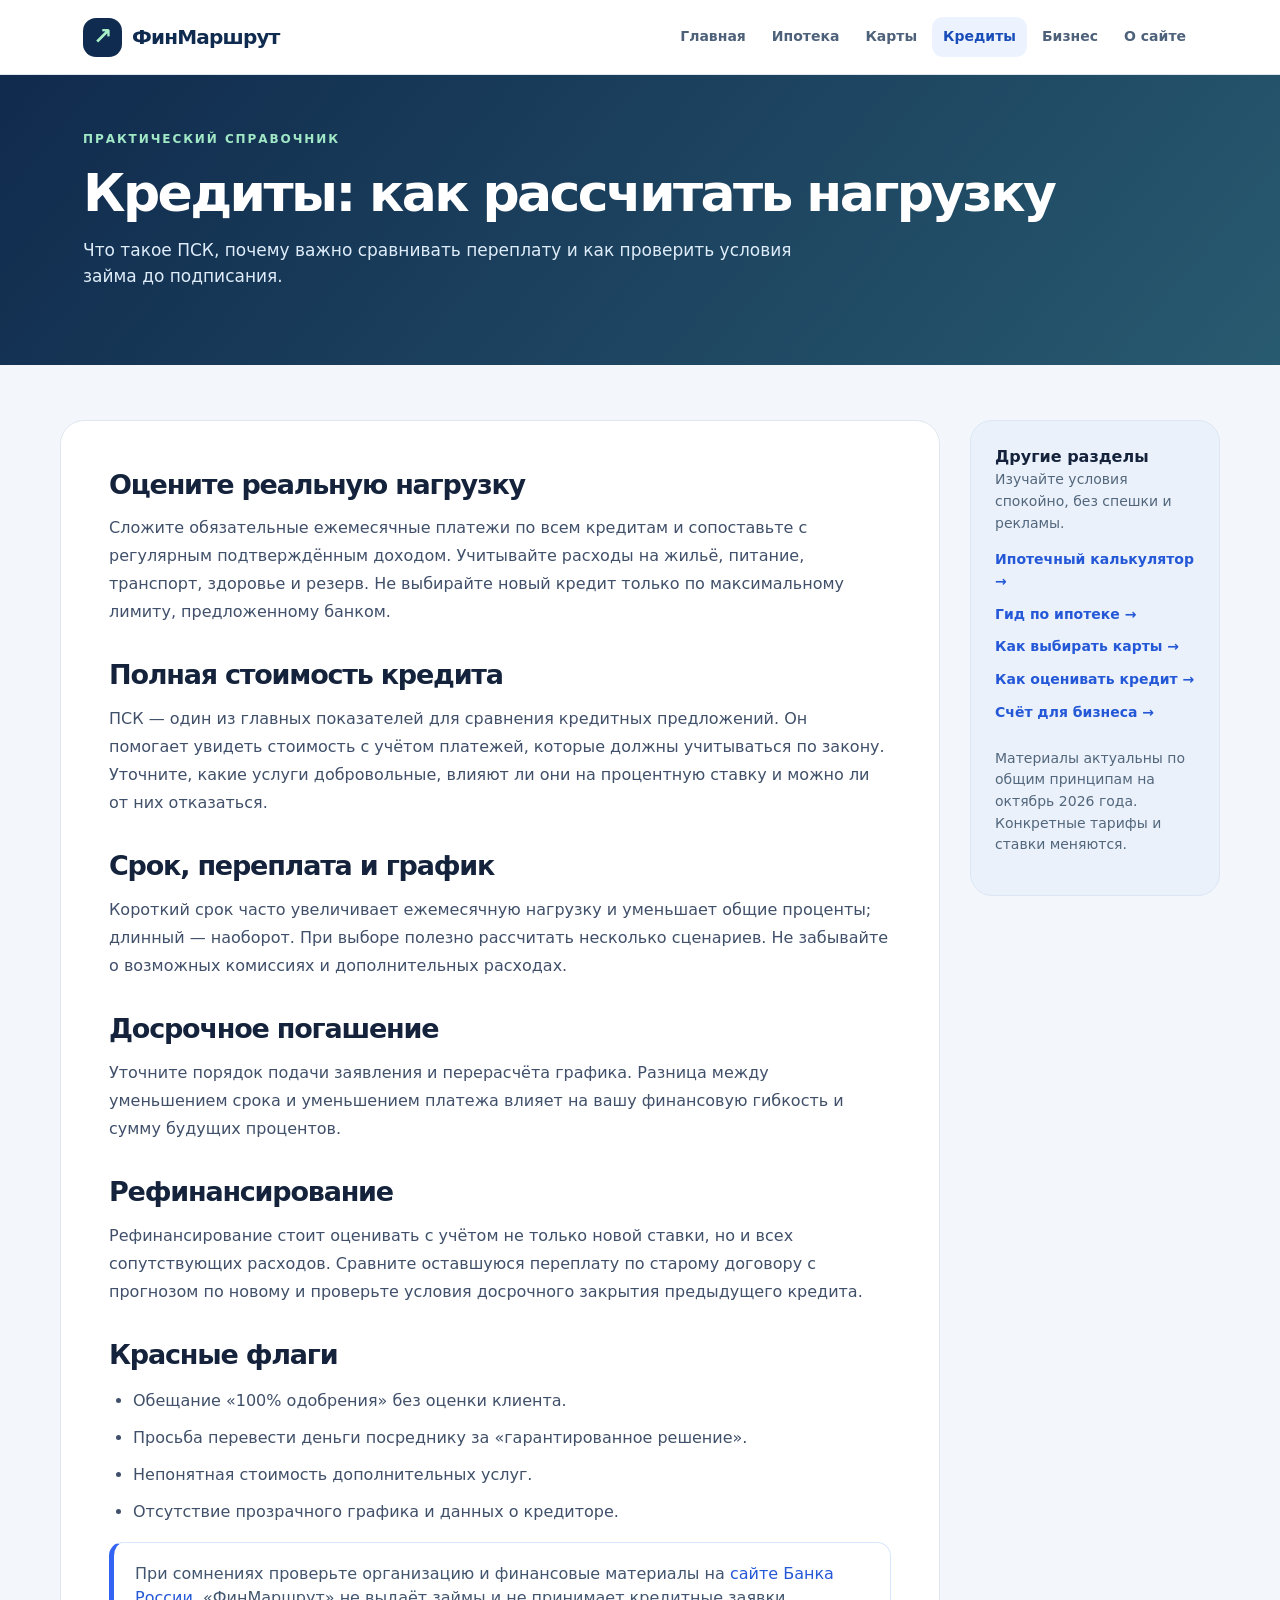
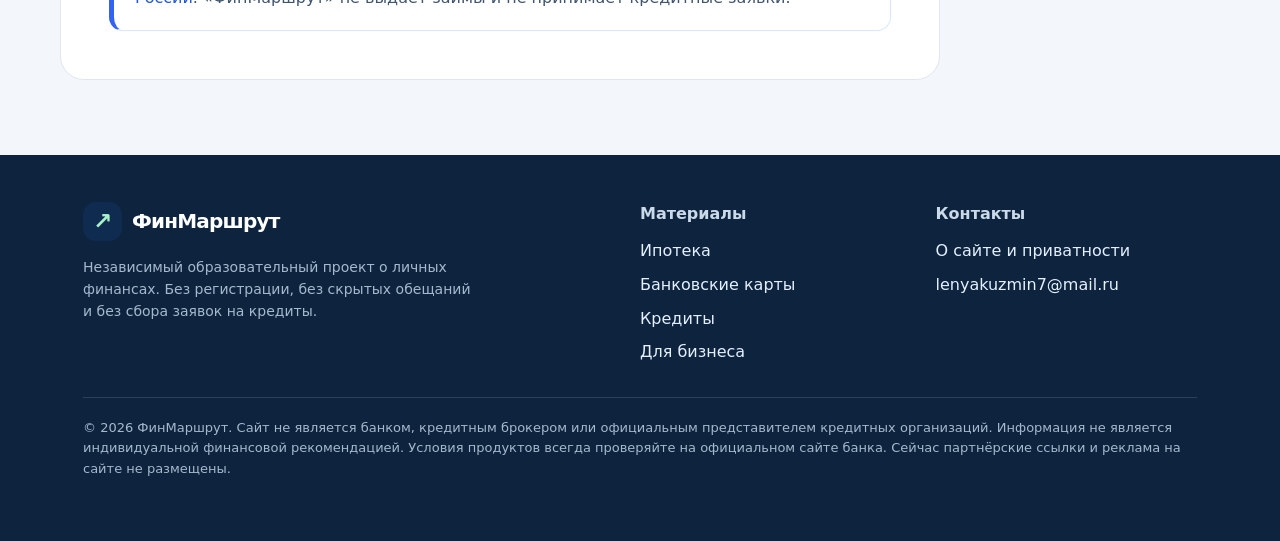
<file: finance/credits.html>
<!doctype html><html lang="ru"><head><meta charset="utf-8"><meta name="viewport" content="width=device-width,initial-scale=1"><meta name="theme-color" content="#102b50"><meta name="description" content="Что такое ПСК, почему важно сравнивать переплату и как проверить условия займа до подписания."><meta name="robots" content="index,follow"><title>Кредиты: как рассчитать нагрузку — ФинМаршрут</title><link rel="stylesheet" href="style.css"><link rel="icon" href="favicon.svg" type="image/svg+xml"></head><body><header><div class="container header-inner"><a class="logo" href="index.html" aria-label="ФинМаршрут — на главную"><span class="logo-mark">↗</span>ФинМаршрут</a><nav class="nav" aria-label="Разделы"><a href="index.html">Главная</a><a href="ipoteka.html">Ипотека</a><a href="cards.html">Карты</a><a href="credits.html" aria-current="page">Кредиты</a><a href="business.html">Бизнес</a><a href="privacy.html">О сайте</a></nav></div></header><section class="inner-hero"><div class="container"><div class="eyebrow">Практический справочник</div><h1>Кредиты: как рассчитать нагрузку</h1><p>Что такое ПСК, почему важно сравнивать переплату и как проверить условия займа до подписания.</p></div></section><main class="container article-grid"><article class="prose">
<h2>Оцените реальную нагрузку</h2><p>Сложите обязательные ежемесячные платежи по всем кредитам и сопоставьте с регулярным подтверждённым доходом. Учитывайте расходы на жильё, питание, транспорт, здоровье и резерв. Не выбирайте новый кредит только по максимальному лимиту, предложенному банком.</p>
<h2>Полная стоимость кредита</h2><p>ПСК — один из главных показателей для сравнения кредитных предложений. Он помогает увидеть стоимость с учётом платежей, которые должны учитываться по закону. Уточните, какие услуги добровольные, влияют ли они на процентную ставку и можно ли от них отказаться.</p>
<h2>Срок, переплата и график</h2><p>Короткий срок часто увеличивает ежемесячную нагрузку и уменьшает общие проценты; длинный — наоборот. При выборе полезно рассчитать несколько сценариев. Не забывайте о возможных комиссиях и дополнительных расходах.</p>
<h2>Досрочное погашение</h2><p>Уточните порядок подачи заявления и перерасчёта графика. Разница между уменьшением срока и уменьшением платежа влияет на вашу финансовую гибкость и сумму будущих процентов.</p>
<h2>Рефинансирование</h2><p>Рефинансирование стоит оценивать с учётом не только новой ставки, но и всех сопутствующих расходов. Сравните оставшуюся переплату по старому договору с прогнозом по новому и проверьте условия досрочного закрытия предыдущего кредита.</p>
<h2>Красные флаги</h2><ul><li>Обещание «100% одобрения» без оценки клиента.</li><li>Просьба перевести деньги посреднику за «гарантированное решение».</li><li>Непонятная стоимость дополнительных услуг.</li><li>Отсутствие прозрачного графика и данных о кредиторе.</li></ul>
<div class="callout">При сомнениях проверьте организацию и финансовые материалы на <a href="https://www.cbr.ru/" target="_blank" rel="noopener noreferrer">сайте Банка России</a>. «ФинМаршрут» не выдаёт займы и не принимает кредитные заявки.</div></article><aside class="side"><strong>Другие разделы</strong><p>Изучайте условия спокойно, без спешки и рекламы.</p><a href="index.html#calculator">Ипотечный калькулятор →</a><a href="ipoteka.html">Гид по ипотеке →</a><a href="cards.html">Как выбирать карты →</a><a href="credits.html">Как оценивать кредит →</a><a href="business.html">Счёт для бизнеса →</a><p style="margin-top:24px">Материалы актуальны по общим принципам на октябрь 2026 года. Конкретные тарифы и ставки меняются.</p></aside></main><footer><div class="container"><div class="footer-grid"><div><a class="logo" href="index.html"><span class="logo-mark">↗</span>ФинМаршрут</a><p style="margin-top:16px;max-width:400px">Независимый образовательный проект о личных финансах. Без регистрации, без скрытых обещаний и без сбора заявок на кредиты.</p></div><div><strong>Материалы</strong><div class="footer-links" style="margin-top:12px"><a href="ipoteka.html">Ипотека</a><a href="cards.html">Банковские карты</a><a href="credits.html">Кредиты</a><a href="business.html">Для бизнеса</a></div></div><div><strong>Контакты</strong><div class="footer-links" style="margin-top:12px"><a href="privacy.html">О сайте и приватности</a><a href="mailto:lenyakuzmin7@mail.ru">lenyakuzmin7@mail.ru</a></div></div></div><p class="footer-note">© 2026 ФинМаршрут. Сайт не является банком, кредитным брокером или официальным представителем кредитных организаций. Информация не является индивидуальной финансовой рекомендацией. Условия продуктов всегда проверяйте на официальном сайте банка. Сейчас партнёрские ссылки и реклама на сайте не размещены.</p></div></footer><script src="app.js" defer></script></body></html>
</file>
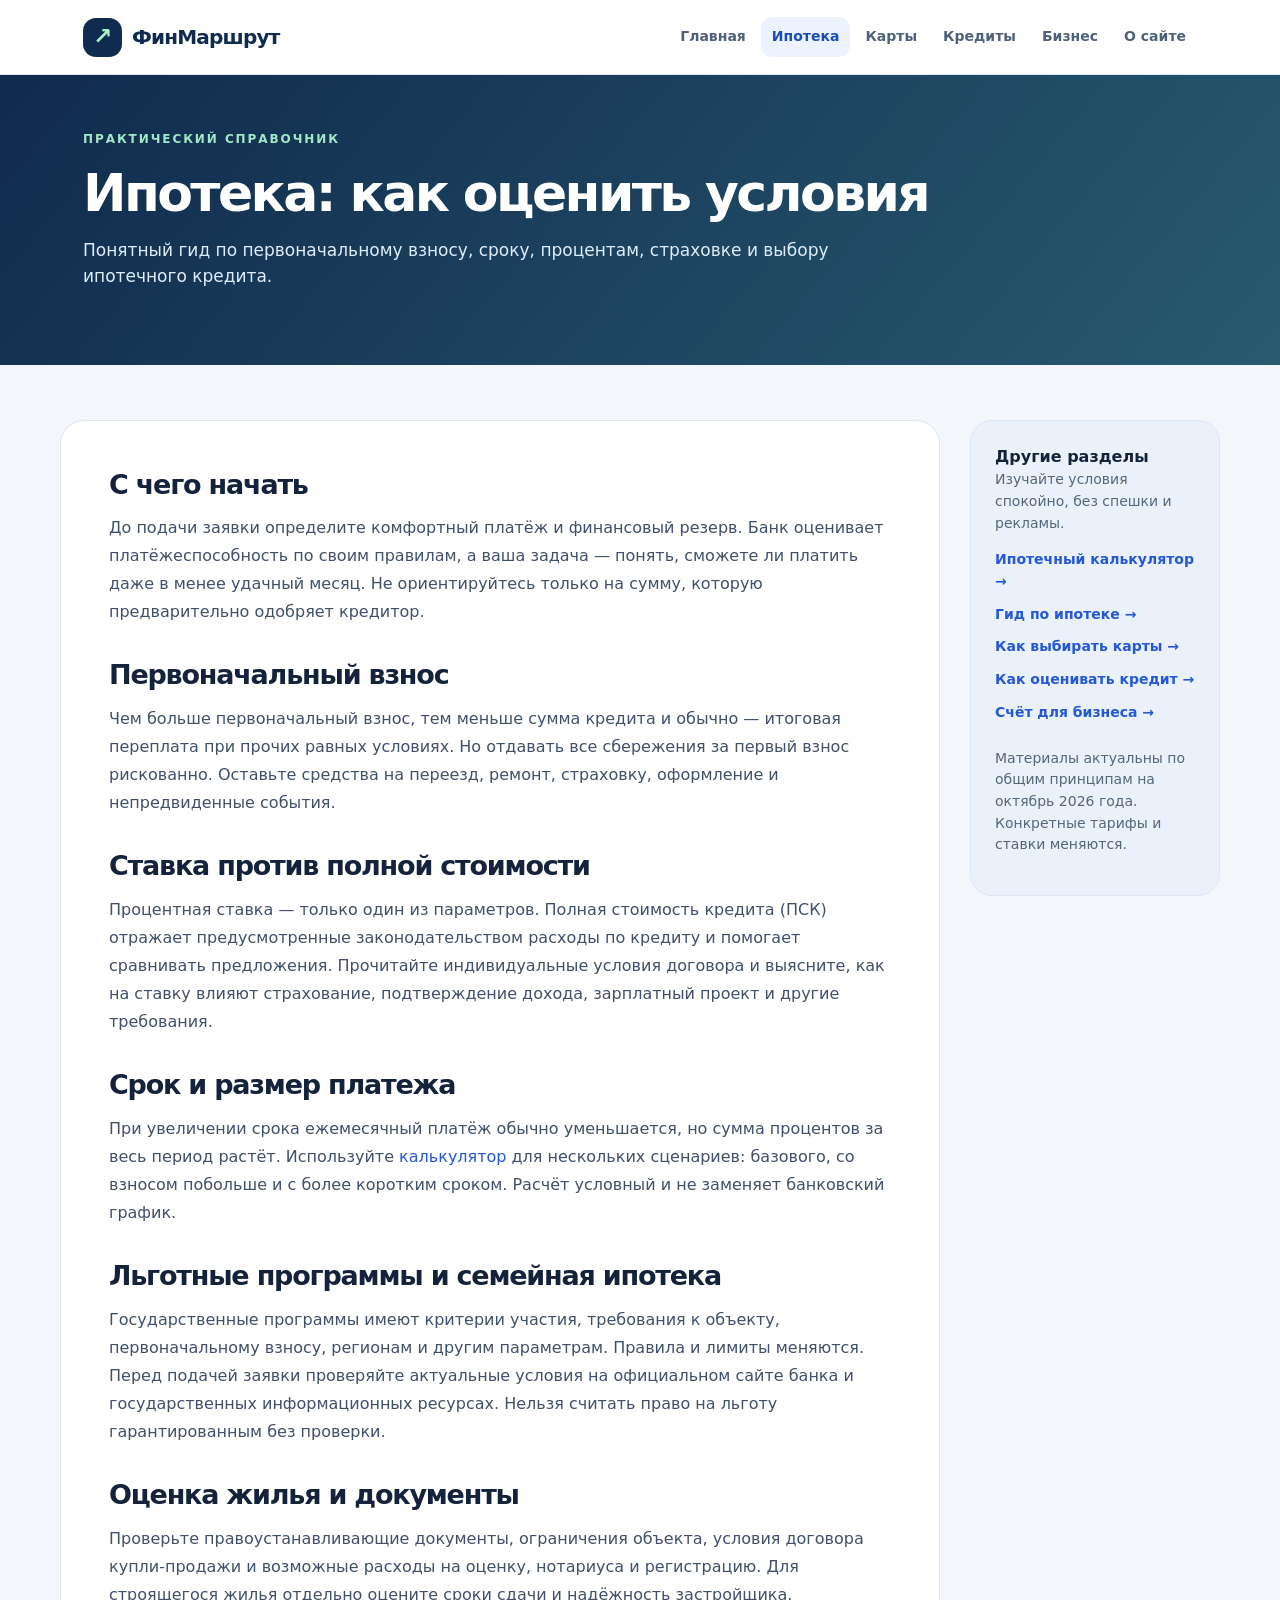
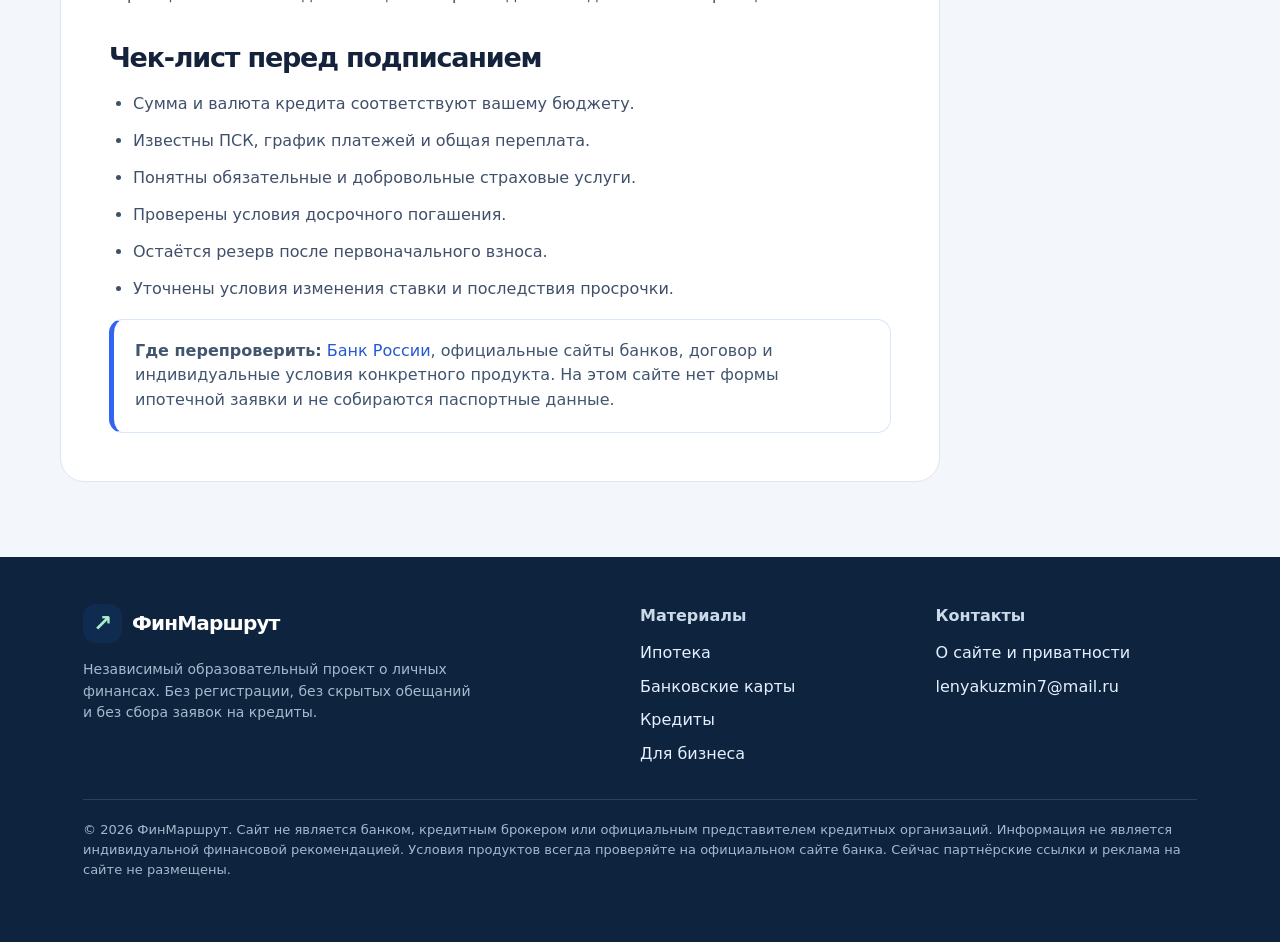
<file: finance/ipoteka.html>
<!doctype html><html lang="ru"><head><meta charset="utf-8"><meta name="viewport" content="width=device-width,initial-scale=1"><meta name="theme-color" content="#102b50"><meta name="description" content="Понятный гид по первоначальному взносу, сроку, процентам, страховке и выбору ипотечного кредита."><meta name="robots" content="index,follow"><title>Ипотека: как оценить условия — ФинМаршрут</title><link rel="stylesheet" href="style.css"><link rel="icon" href="favicon.svg" type="image/svg+xml"></head><body><header><div class="container header-inner"><a class="logo" href="index.html" aria-label="ФинМаршрут — на главную"><span class="logo-mark">↗</span>ФинМаршрут</a><nav class="nav" aria-label="Разделы"><a href="index.html">Главная</a><a href="ipoteka.html" aria-current="page">Ипотека</a><a href="cards.html">Карты</a><a href="credits.html">Кредиты</a><a href="business.html">Бизнес</a><a href="privacy.html">О сайте</a></nav></div></header><section class="inner-hero"><div class="container"><div class="eyebrow">Практический справочник</div><h1>Ипотека: как оценить условия</h1><p>Понятный гид по первоначальному взносу, сроку, процентам, страховке и выбору ипотечного кредита.</p></div></section><main class="container article-grid"><article class="prose">
<h2>С чего начать</h2><p>До подачи заявки определите комфортный платёж и финансовый резерв. Банк оценивает платёжеспособность по своим правилам, а ваша задача — понять, сможете ли платить даже в менее удачный месяц. Не ориентируйтесь только на сумму, которую предварительно одобряет кредитор.</p>
<h2>Первоначальный взнос</h2><p>Чем больше первоначальный взнос, тем меньше сумма кредита и обычно — итоговая переплата при прочих равных условиях. Но отдавать все сбережения за первый взнос рискованно. Оставьте средства на переезд, ремонт, страховку, оформление и непредвиденные события.</p>
<h2>Ставка против полной стоимости</h2><p>Процентная ставка — только один из параметров. Полная стоимость кредита (ПСК) отражает предусмотренные законодательством расходы по кредиту и помогает сравнивать предложения. Прочитайте индивидуальные условия договора и выясните, как на ставку влияют страхование, подтверждение дохода, зарплатный проект и другие требования.</p>
<h2>Срок и размер платежа</h2><p>При увеличении срока ежемесячный платёж обычно уменьшается, но сумма процентов за весь период растёт. Используйте <a href="index.html#calculator">калькулятор</a> для нескольких сценариев: базового, со взносом побольше и с более коротким сроком. Расчёт условный и не заменяет банковский график.</p>
<h2>Льготные программы и семейная ипотека</h2><p>Государственные программы имеют критерии участия, требования к объекту, первоначальному взносу, регионам и другим параметрам. Правила и лимиты меняются. Перед подачей заявки проверяйте актуальные условия на официальном сайте банка и государственных информационных ресурсах. Нельзя считать право на льготу гарантированным без проверки.</p>
<h2>Оценка жилья и документы</h2><p>Проверьте правоустанавливающие документы, ограничения объекта, условия договора купли-продажи и возможные расходы на оценку, нотариуса и регистрацию. Для строящегося жилья отдельно оцените сроки сдачи и надёжность застройщика.</p>
<h2>Чек-лист перед подписанием</h2><ul><li>Сумма и валюта кредита соответствуют вашему бюджету.</li><li>Известны ПСК, график платежей и общая переплата.</li><li>Понятны обязательные и добровольные страховые услуги.</li><li>Проверены условия досрочного погашения.</li><li>Остаётся резерв после первоначального взноса.</li><li>Уточнены условия изменения ставки и последствия просрочки.</li></ul>
<div class="callout"><strong>Где перепроверить:</strong> <a href="https://www.cbr.ru/" target="_blank" rel="noopener noreferrer">Банк России</a>, официальные сайты банков, договор и индивидуальные условия конкретного продукта. На этом сайте нет формы ипотечной заявки и не собираются паспортные данные.</div></article><aside class="side"><strong>Другие разделы</strong><p>Изучайте условия спокойно, без спешки и рекламы.</p><a href="index.html#calculator">Ипотечный калькулятор →</a><a href="ipoteka.html">Гид по ипотеке →</a><a href="cards.html">Как выбирать карты →</a><a href="credits.html">Как оценивать кредит →</a><a href="business.html">Счёт для бизнеса →</a><p style="margin-top:24px">Материалы актуальны по общим принципам на октябрь 2026 года. Конкретные тарифы и ставки меняются.</p></aside></main><footer><div class="container"><div class="footer-grid"><div><a class="logo" href="index.html"><span class="logo-mark">↗</span>ФинМаршрут</a><p style="margin-top:16px;max-width:400px">Независимый образовательный проект о личных финансах. Без регистрации, без скрытых обещаний и без сбора заявок на кредиты.</p></div><div><strong>Материалы</strong><div class="footer-links" style="margin-top:12px"><a href="ipoteka.html">Ипотека</a><a href="cards.html">Банковские карты</a><a href="credits.html">Кредиты</a><a href="business.html">Для бизнеса</a></div></div><div><strong>Контакты</strong><div class="footer-links" style="margin-top:12px"><a href="privacy.html">О сайте и приватности</a><a href="mailto:lenyakuzmin7@mail.ru">lenyakuzmin7@mail.ru</a></div></div></div><p class="footer-note">© 2026 ФинМаршрут. Сайт не является банком, кредитным брокером или официальным представителем кредитных организаций. Информация не является индивидуальной финансовой рекомендацией. Условия продуктов всегда проверяйте на официальном сайте банка. Сейчас партнёрские ссылки и реклама на сайте не размещены.</p></div></footer><script src="app.js" defer></script></body></html>
</file>
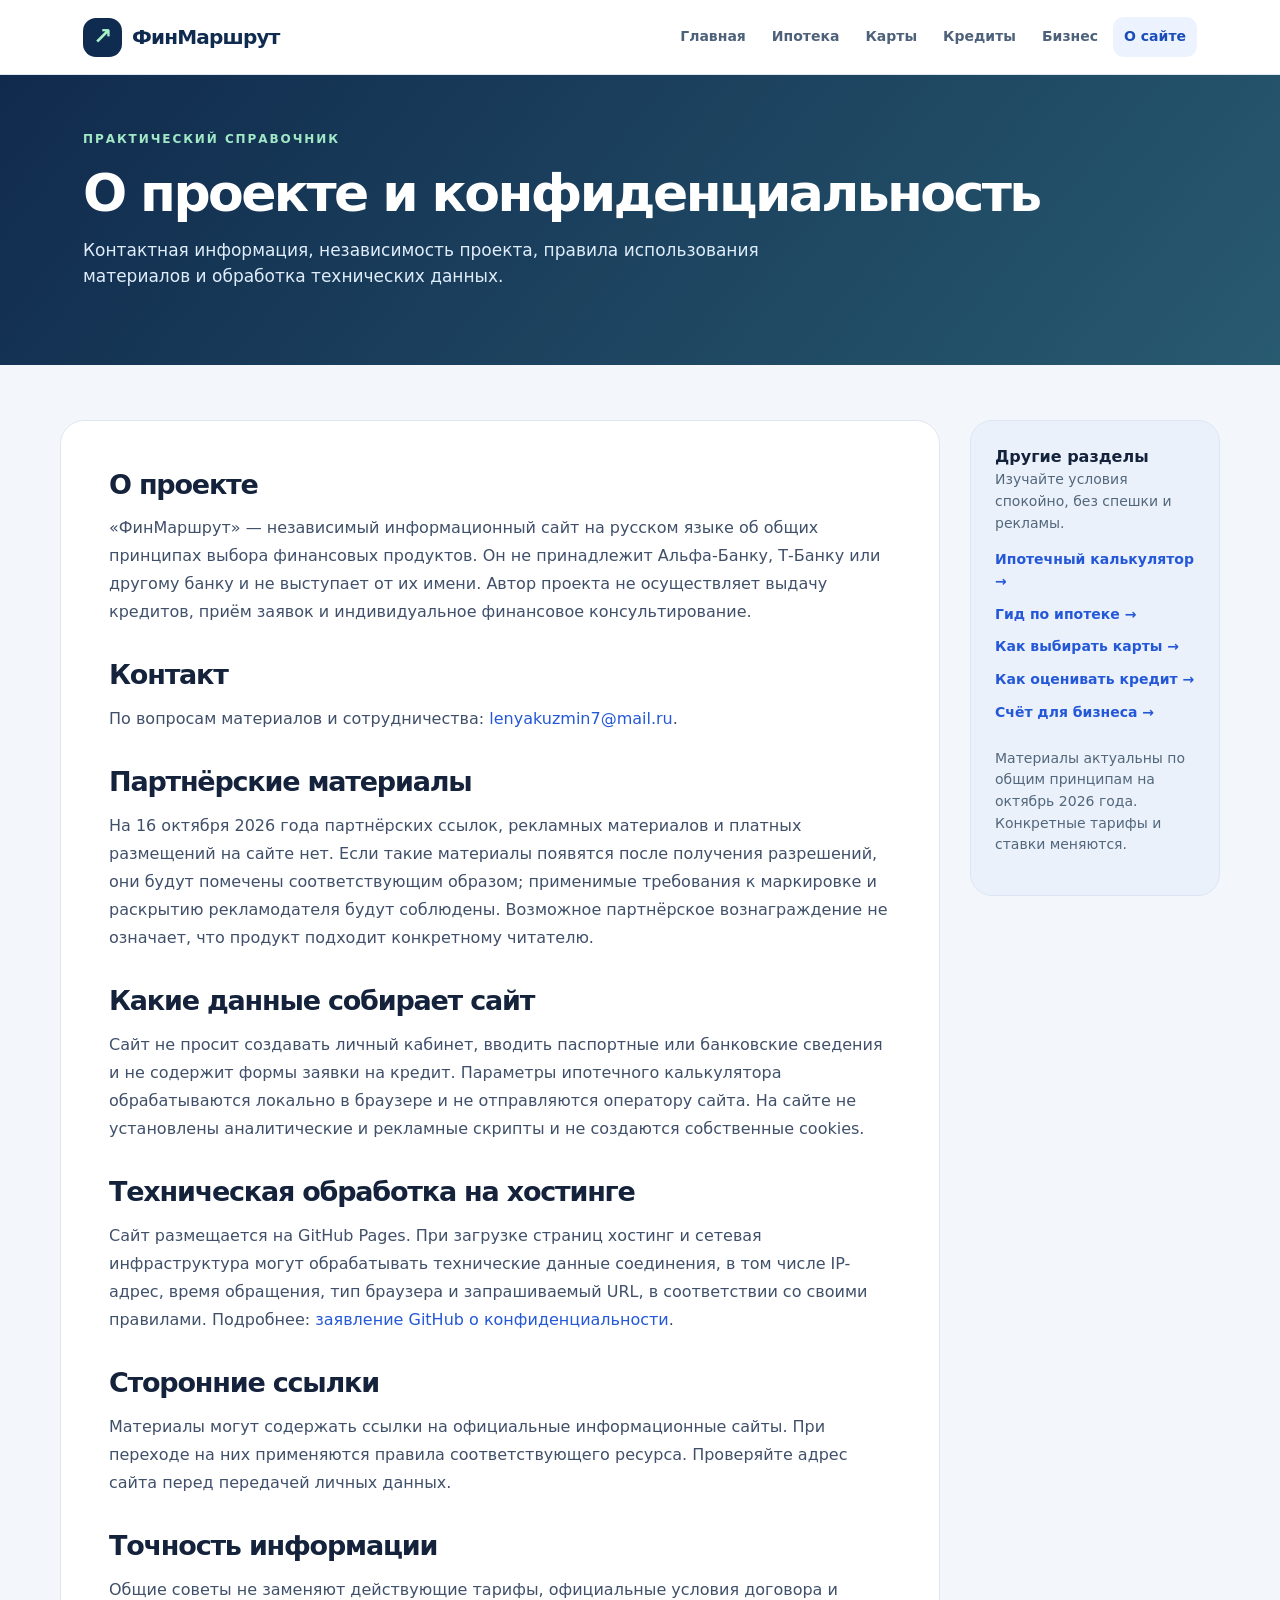
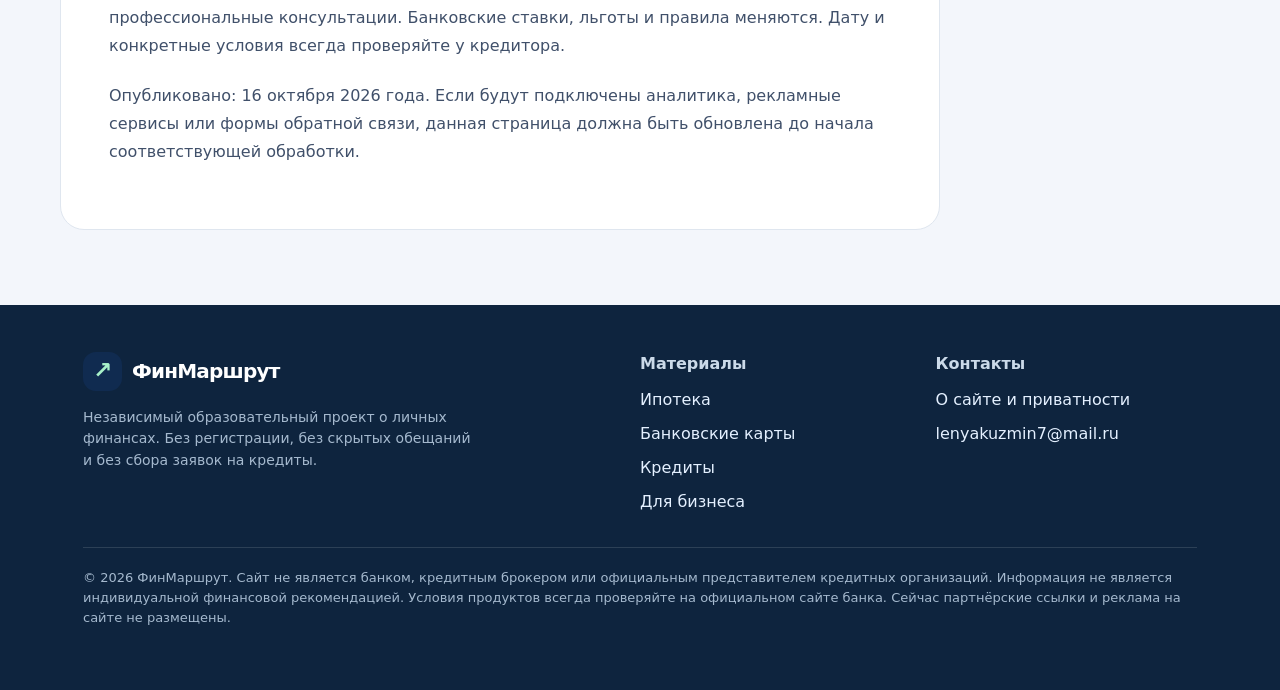
<file: finance/privacy.html>
<!doctype html><html lang="ru"><head><meta charset="utf-8"><meta name="viewport" content="width=device-width,initial-scale=1"><meta name="theme-color" content="#102b50"><meta name="description" content="Контактная информация, независимость проекта, правила использования материалов и обработка технических данных."><meta name="robots" content="index,follow"><title>О проекте и конфиденциальность — ФинМаршрут</title><link rel="stylesheet" href="style.css"><link rel="icon" href="favicon.svg" type="image/svg+xml"></head><body><header><div class="container header-inner"><a class="logo" href="index.html" aria-label="ФинМаршрут — на главную"><span class="logo-mark">↗</span>ФинМаршрут</a><nav class="nav" aria-label="Разделы"><a href="index.html">Главная</a><a href="ipoteka.html">Ипотека</a><a href="cards.html">Карты</a><a href="credits.html">Кредиты</a><a href="business.html">Бизнес</a><a href="privacy.html" aria-current="page">О сайте</a></nav></div></header><section class="inner-hero"><div class="container"><div class="eyebrow">Практический справочник</div><h1>О проекте и конфиденциальность</h1><p>Контактная информация, независимость проекта, правила использования материалов и обработка технических данных.</p></div></section><main class="container article-grid"><article class="prose">
<h2>О проекте</h2><p>«ФинМаршрут» — независимый информационный сайт на русском языке об общих принципах выбора финансовых продуктов. Он не принадлежит Альфа-Банку, Т-Банку или другому банку и не выступает от их имени. Автор проекта не осуществляет выдачу кредитов, приём заявок и индивидуальное финансовое консультирование.</p>
<h2>Контакт</h2><p>По вопросам материалов и сотрудничества: <a href="mailto:lenyakuzmin7@mail.ru">lenyakuzmin7@mail.ru</a>.</p>
<h2>Партнёрские материалы</h2><p>На 16 октября 2026 года партнёрских ссылок, рекламных материалов и платных размещений на сайте нет. Если такие материалы появятся после получения разрешений, они будут помечены соответствующим образом; применимые требования к маркировке и раскрытию рекламодателя будут соблюдены. Возможное партнёрское вознаграждение не означает, что продукт подходит конкретному читателю.</p>
<h2>Какие данные собирает сайт</h2><p>Сайт не просит создавать личный кабинет, вводить паспортные или банковские сведения и не содержит формы заявки на кредит. Параметры ипотечного калькулятора обрабатываются локально в браузере и не отправляются оператору сайта. На сайте не установлены аналитические и рекламные скрипты и не создаются собственные cookies.</p>
<h2>Техническая обработка на хостинге</h2><p>Сайт размещается на GitHub Pages. При загрузке страниц хостинг и сетевая инфраструктура могут обрабатывать технические данные соединения, в том числе IP-адрес, время обращения, тип браузера и запрашиваемый URL, в соответствии со своими правилами. Подробнее: <a href="https://docs.github.com/en/site-policy/privacy-policies/github-general-privacy-statement" target="_blank" rel="noopener noreferrer">заявление GitHub о конфиденциальности</a>.</p>
<h2>Сторонние ссылки</h2><p>Материалы могут содержать ссылки на официальные информационные сайты. При переходе на них применяются правила соответствующего ресурса. Проверяйте адрес сайта перед передачей личных данных.</p>
<h2>Точность информации</h2><p>Общие советы не заменяют действующие тарифы, официальные условия договора и профессиональные консультации. Банковские ставки, льготы и правила меняются. Дату и конкретные условия всегда проверяйте у кредитора.</p>
<p class="note">Опубликовано: 16 октября 2026 года. Если будут подключены аналитика, рекламные сервисы или формы обратной связи, данная страница должна быть обновлена до начала соответствующей обработки.</p></article><aside class="side"><strong>Другие разделы</strong><p>Изучайте условия спокойно, без спешки и рекламы.</p><a href="index.html#calculator">Ипотечный калькулятор →</a><a href="ipoteka.html">Гид по ипотеке →</a><a href="cards.html">Как выбирать карты →</a><a href="credits.html">Как оценивать кредит →</a><a href="business.html">Счёт для бизнеса →</a><p style="margin-top:24px">Материалы актуальны по общим принципам на октябрь 2026 года. Конкретные тарифы и ставки меняются.</p></aside></main><footer><div class="container"><div class="footer-grid"><div><a class="logo" href="index.html"><span class="logo-mark">↗</span>ФинМаршрут</a><p style="margin-top:16px;max-width:400px">Независимый образовательный проект о личных финансах. Без регистрации, без скрытых обещаний и без сбора заявок на кредиты.</p></div><div><strong>Материалы</strong><div class="footer-links" style="margin-top:12px"><a href="ipoteka.html">Ипотека</a><a href="cards.html">Банковские карты</a><a href="credits.html">Кредиты</a><a href="business.html">Для бизнеса</a></div></div><div><strong>Контакты</strong><div class="footer-links" style="margin-top:12px"><a href="privacy.html">О сайте и приватности</a><a href="mailto:lenyakuzmin7@mail.ru">lenyakuzmin7@mail.ru</a></div></div></div><p class="footer-note">© 2026 ФинМаршрут. Сайт не является банком, кредитным брокером или официальным представителем кредитных организаций. Информация не является индивидуальной финансовой рекомендацией. Условия продуктов всегда проверяйте на официальном сайте банка. Сейчас партнёрские ссылки и реклама на сайте не размещены.</p></div></footer><script src="app.js" defer></script></body></html>
</file>
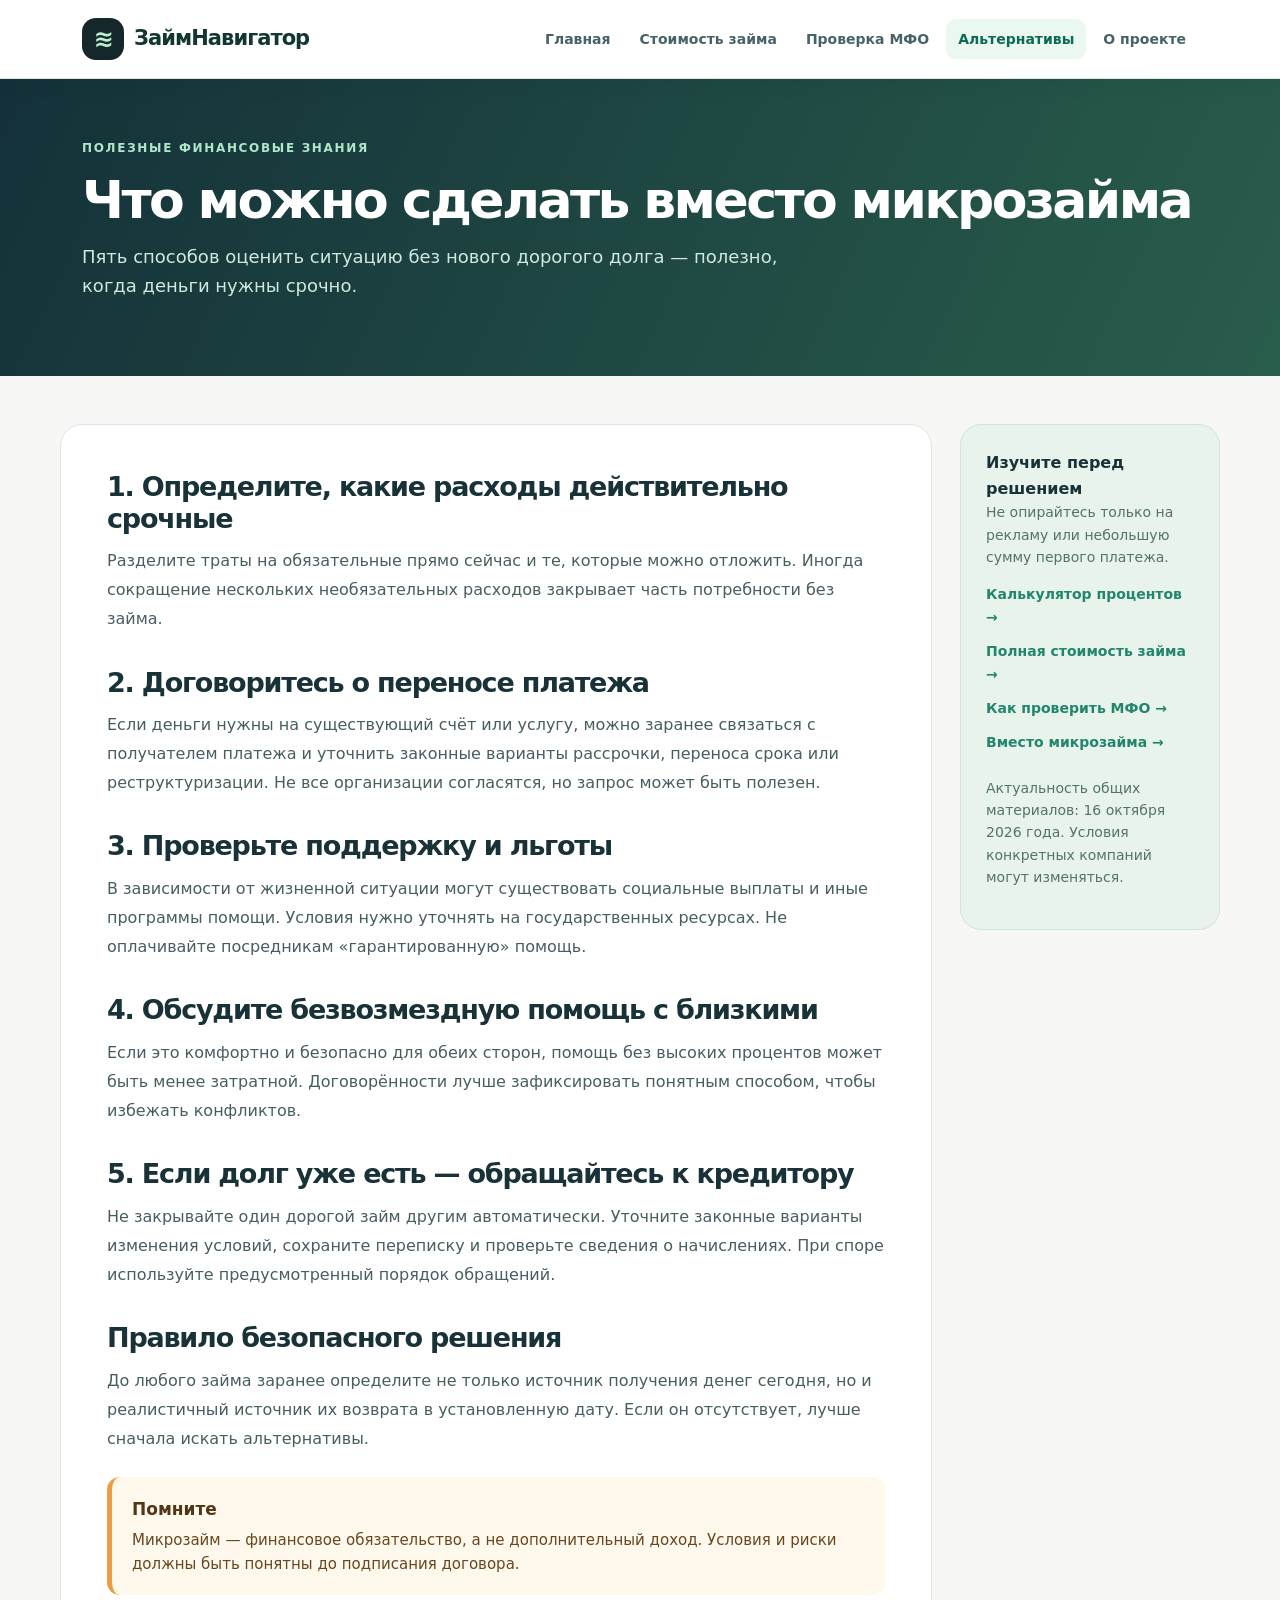
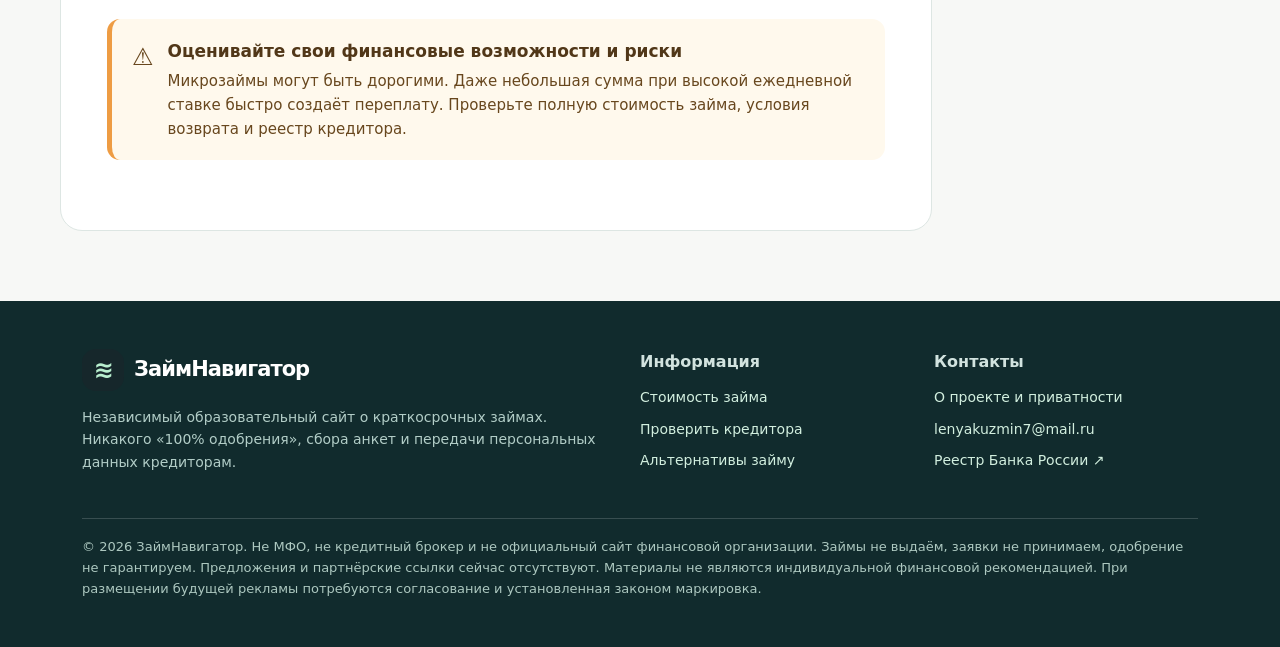
<file: zaimy/alternatives.html>
<!doctype html><html lang="ru"><head><meta charset="utf-8"><meta name="viewport" content="width=device-width, initial-scale=1"><meta name="theme-color" content="#16272b"><meta name="description" content="Пять способов оценить ситуацию без нового дорогого долга — полезно, когда деньги нужны срочно."><meta name="robots" content="index,follow"><title>Что можно сделать вместо микрозайма — ЗаймНавигатор</title><link rel="stylesheet" href="style.css"><link rel="icon" type="image/svg+xml" href="favicon.svg"></head><body><header><div class="container navwrap"><a class="brand" href="index.html" aria-label="ЗаймНавигатор, главная"><span class="mark">≋</span>ЗаймНавигатор</a><nav aria-label="Основная навигация"><a href="index.html">Главная</a><a href="cost.html">Стоимость займа</a><a href="verify.html">Проверка МФО</a><a href="alternatives.html" aria-current="page">Альтернативы</a><a href="privacy.html">О проекте</a></nav></div></header><main><section class="innerhero"><div class="container"><div class="eyebrow">Полезные финансовые знания</div><h1>Что можно сделать вместо микрозайма</h1><p>Пять способов оценить ситуацию без нового дорогого долга — полезно, когда деньги нужны срочно.</p></div></section><div class="container article-layout"><article class="article">
<h2>1. Определите, какие расходы действительно срочные</h2><p>Разделите траты на обязательные прямо сейчас и те, которые можно отложить. Иногда сокращение нескольких необязательных расходов закрывает часть потребности без займа.</p>
<h2>2. Договоритесь о переносе платежа</h2><p>Если деньги нужны на существующий счёт или услугу, можно заранее связаться с получателем платежа и уточнить законные варианты рассрочки, переноса срока или реструктуризации. Не все организации согласятся, но запрос может быть полезен.</p>
<h2>3. Проверьте поддержку и льготы</h2><p>В зависимости от жизненной ситуации могут существовать социальные выплаты и иные программы помощи. Условия нужно уточнять на государственных ресурсах. Не оплачивайте посредникам «гарантированную» помощь.</p>
<h2>4. Обсудите безвозмездную помощь с близкими</h2><p>Если это комфортно и безопасно для обеих сторон, помощь без высоких процентов может быть менее затратной. Договорённости лучше зафиксировать понятным способом, чтобы избежать конфликтов.</p>
<h2>5. Если долг уже есть — обращайтесь к кредитору</h2><p>Не закрывайте один дорогой займ другим автоматически. Уточните законные варианты изменения условий, сохраните переписку и проверьте сведения о начислениях. При споре используйте предусмотренный порядок обращений.</p>
<h2>Правило безопасного решения</h2><p>До любого займа заранее определите не только источник получения денег сегодня, но и реалистичный источник их возврата в установленную дату. Если он отсутствует, лучше сначала искать альтернативы.</p>
<div class="warning"><div><strong>Помните</strong><p>Микрозайм — финансовое обязательство, а не дополнительный доход. Условия и риски должны быть понятны до подписания договора.</p></div></div><div class="warning" role="note"><span aria-hidden="true" style="font-size:24px">⚠</span><div><strong>Оценивайте свои финансовые возможности и риски</strong><p>Микрозаймы могут быть дорогими. Даже небольшая сумма при высокой ежедневной ставке быстро создаёт переплату. Проверьте полную стоимость займа, условия возврата и реестр кредитора.</p></div></div></article><aside class="side"><strong>Изучите перед решением</strong><p>Не опирайтесь только на рекламу или небольшую сумму первого платежа.</p><a href="index.html#calculator">Калькулятор процентов →</a><a href="cost.html">Полная стоимость займа →</a><a href="verify.html">Как проверить МФО →</a><a href="alternatives.html">Вместо микрозайма →</a><p style="margin-top:23px">Актуальность общих материалов: 16 октября 2026 года. Условия конкретных компаний могут изменяться.</p></aside></div></main><footer><div class="container"><div class="footgrid"><div><a href="index.html" class="brand" style="color:white"><span class="mark">≋</span>ЗаймНавигатор</a><p>Независимый образовательный сайт о краткосрочных займах. Никакого «100% одобрения», сбора анкет и передачи персональных данных кредиторам.</p></div><div><strong>Информация</strong><div class="foot-links"><a href="cost.html">Стоимость займа</a><a href="verify.html">Проверить кредитора</a><a href="alternatives.html">Альтернативы займу</a></div></div><div><strong>Контакты</strong><div class="foot-links"><a href="privacy.html">О проекте и приватности</a><a href="mailto:lenyakuzmin7@mail.ru">lenyakuzmin7@mail.ru</a><a href="https://www.cbr.ru/finorg/" target="_blank" rel="noopener noreferrer">Реестр Банка России ↗</a></div></div></div><div class="footnote">© 2026 ЗаймНавигатор. Не МФО, не кредитный брокер и не официальный сайт финансовой организации. Займы не выдаём, заявки не принимаем, одобрение не гарантируем. Предложения и партнёрские ссылки сейчас отсутствуют. Материалы не являются индивидуальной финансовой рекомендацией. При размещении будущей рекламы потребуются согласование и установленная законом маркировка.</div></div></footer><script defer src="app.js"></script></body></html>
</file>
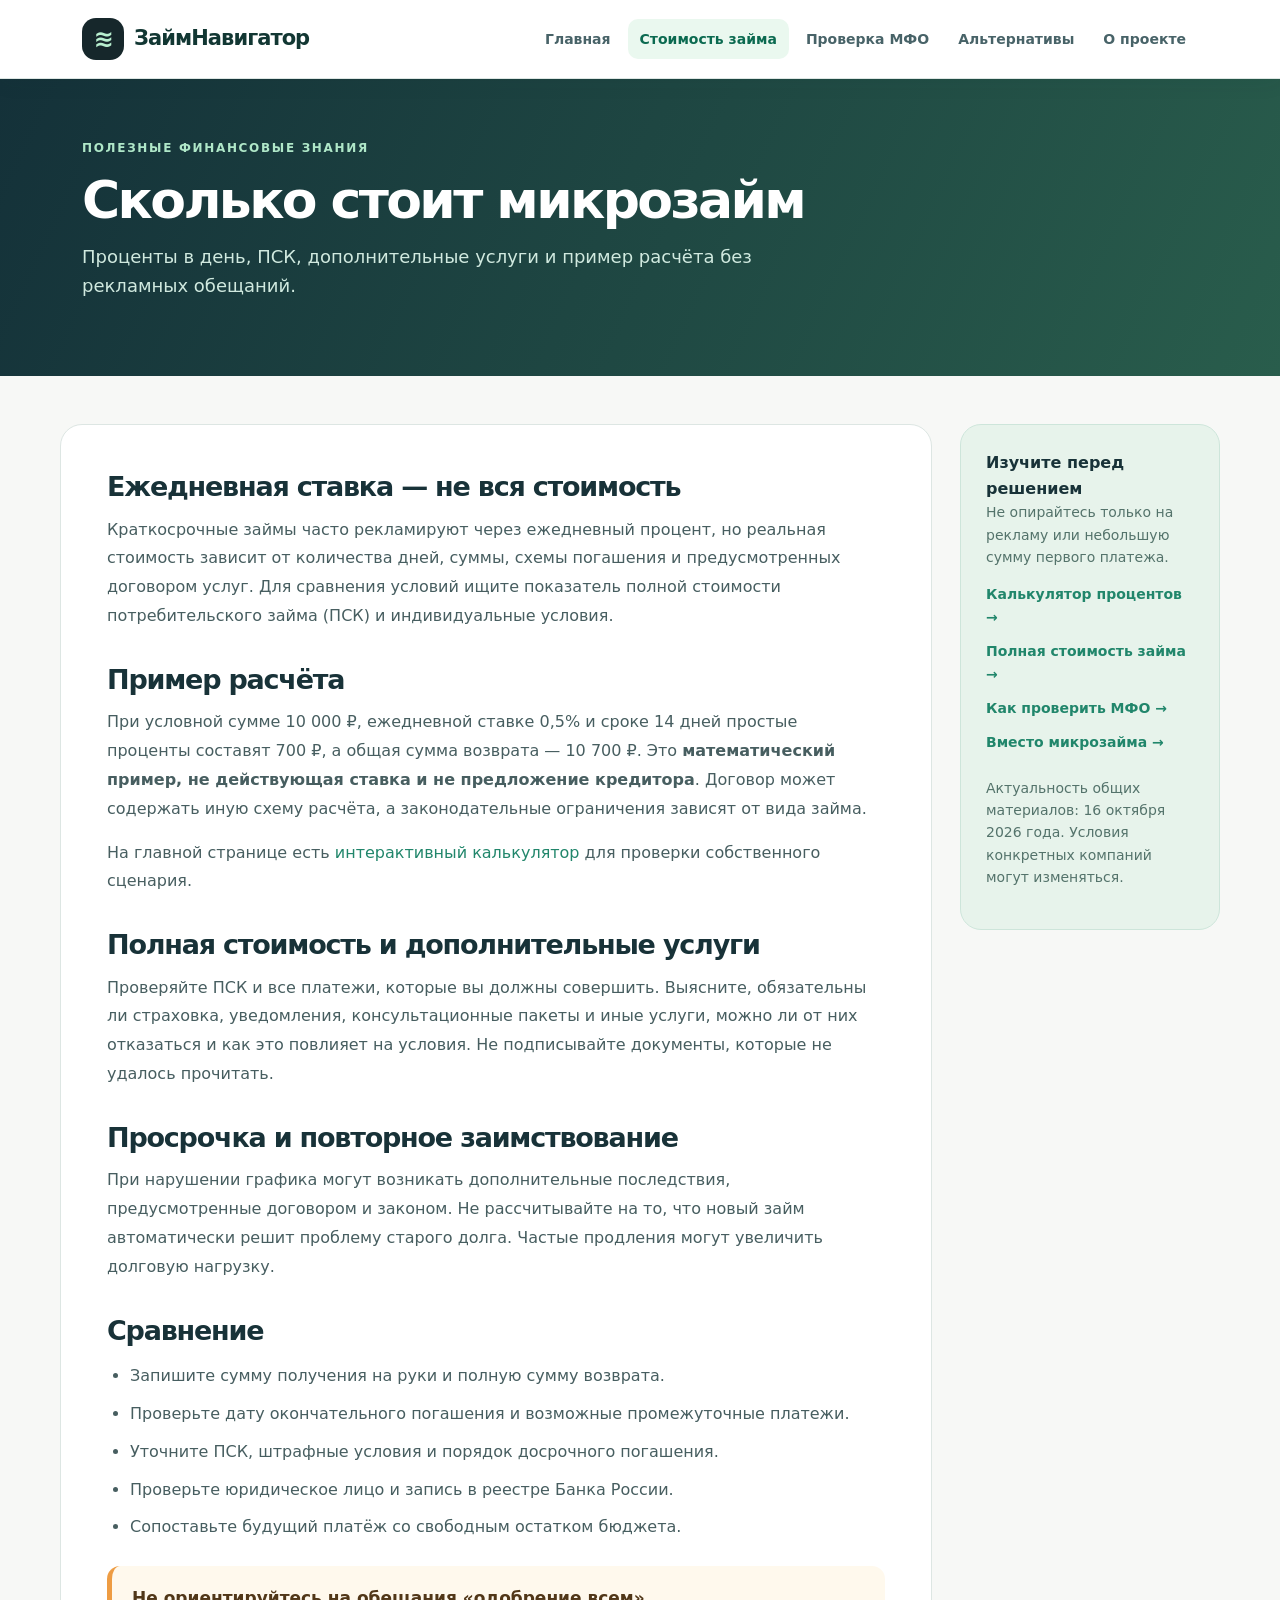
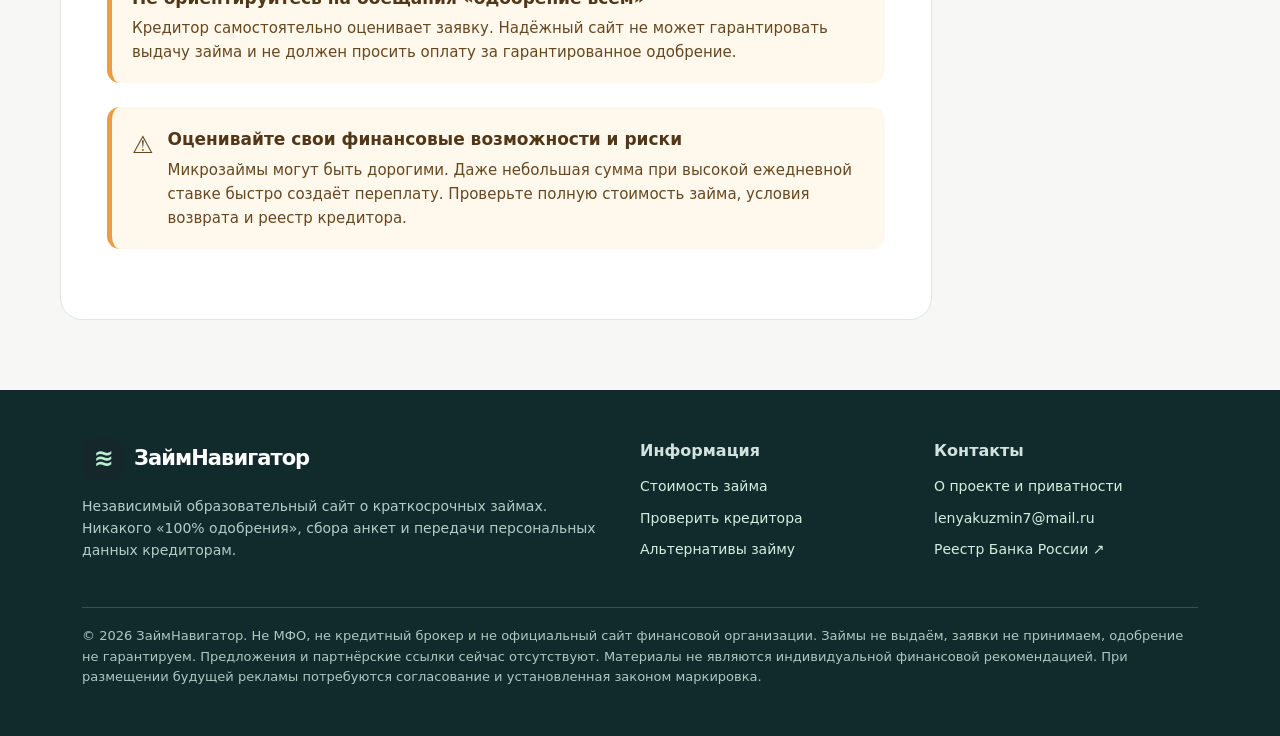
<file: zaimy/cost.html>
<!doctype html><html lang="ru"><head><meta charset="utf-8"><meta name="viewport" content="width=device-width, initial-scale=1"><meta name="theme-color" content="#16272b"><meta name="description" content="Проценты в день, ПСК, дополнительные услуги и пример расчёта без рекламных обещаний."><meta name="robots" content="index,follow"><title>Сколько стоит микрозайм — ЗаймНавигатор</title><link rel="stylesheet" href="style.css"><link rel="icon" type="image/svg+xml" href="favicon.svg"></head><body><header><div class="container navwrap"><a class="brand" href="index.html" aria-label="ЗаймНавигатор, главная"><span class="mark">≋</span>ЗаймНавигатор</a><nav aria-label="Основная навигация"><a href="index.html">Главная</a><a href="cost.html" aria-current="page">Стоимость займа</a><a href="verify.html">Проверка МФО</a><a href="alternatives.html">Альтернативы</a><a href="privacy.html">О проекте</a></nav></div></header><main><section class="innerhero"><div class="container"><div class="eyebrow">Полезные финансовые знания</div><h1>Сколько стоит микрозайм</h1><p>Проценты в день, ПСК, дополнительные услуги и пример расчёта без рекламных обещаний.</p></div></section><div class="container article-layout"><article class="article">
<h2>Ежедневная ставка — не вся стоимость</h2><p>Краткосрочные займы часто рекламируют через ежедневный процент, но реальная стоимость зависит от количества дней, суммы, схемы погашения и предусмотренных договором услуг. Для сравнения условий ищите показатель полной стоимости потребительского займа (ПСК) и индивидуальные условия.</p>
<h2>Пример расчёта</h2><p>При условной сумме 10 000 ₽, ежедневной ставке 0,5% и сроке 14 дней простые проценты составят 700 ₽, а общая сумма возврата — 10 700 ₽. Это <strong>математический пример, не действующая ставка и не предложение кредитора</strong>. Договор может содержать иную схему расчёта, а законодательные ограничения зависят от вида займа.</p><p>На главной странице есть <a href="index.html#calculator">интерактивный калькулятор</a> для проверки собственного сценария.</p>
<h2>Полная стоимость и дополнительные услуги</h2><p>Проверяйте ПСК и все платежи, которые вы должны совершить. Выясните, обязательны ли страховка, уведомления, консультационные пакеты и иные услуги, можно ли от них отказаться и как это повлияет на условия. Не подписывайте документы, которые не удалось прочитать.</p>
<h2>Просрочка и повторное заимствование</h2><p>При нарушении графика могут возникать дополнительные последствия, предусмотренные договором и законом. Не рассчитывайте на то, что новый займ автоматически решит проблему старого долга. Частые продления могут увеличить долговую нагрузку.</p>
<h2>Сравнение</h2><ul><li>Запишите сумму получения на руки и полную сумму возврата.</li><li>Проверьте дату окончательного погашения и возможные промежуточные платежи.</li><li>Уточните ПСК, штрафные условия и порядок досрочного погашения.</li><li>Проверьте юридическое лицо и запись в реестре Банка России.</li><li>Сопоставьте будущий платёж со свободным остатком бюджета.</li></ul>
<div class="warning"><div><strong>Не ориентируйтесь на обещания «одобрение всем»</strong><p>Кредитор самостоятельно оценивает заявку. Надёжный сайт не может гарантировать выдачу займа и не должен просить оплату за гарантированное одобрение.</p></div></div><div class="warning" role="note"><span aria-hidden="true" style="font-size:24px">⚠</span><div><strong>Оценивайте свои финансовые возможности и риски</strong><p>Микрозаймы могут быть дорогими. Даже небольшая сумма при высокой ежедневной ставке быстро создаёт переплату. Проверьте полную стоимость займа, условия возврата и реестр кредитора.</p></div></div></article><aside class="side"><strong>Изучите перед решением</strong><p>Не опирайтесь только на рекламу или небольшую сумму первого платежа.</p><a href="index.html#calculator">Калькулятор процентов →</a><a href="cost.html">Полная стоимость займа →</a><a href="verify.html">Как проверить МФО →</a><a href="alternatives.html">Вместо микрозайма →</a><p style="margin-top:23px">Актуальность общих материалов: 16 октября 2026 года. Условия конкретных компаний могут изменяться.</p></aside></div></main><footer><div class="container"><div class="footgrid"><div><a href="index.html" class="brand" style="color:white"><span class="mark">≋</span>ЗаймНавигатор</a><p>Независимый образовательный сайт о краткосрочных займах. Никакого «100% одобрения», сбора анкет и передачи персональных данных кредиторам.</p></div><div><strong>Информация</strong><div class="foot-links"><a href="cost.html">Стоимость займа</a><a href="verify.html">Проверить кредитора</a><a href="alternatives.html">Альтернативы займу</a></div></div><div><strong>Контакты</strong><div class="foot-links"><a href="privacy.html">О проекте и приватности</a><a href="mailto:lenyakuzmin7@mail.ru">lenyakuzmin7@mail.ru</a><a href="https://www.cbr.ru/finorg/" target="_blank" rel="noopener noreferrer">Реестр Банка России ↗</a></div></div></div><div class="footnote">© 2026 ЗаймНавигатор. Не МФО, не кредитный брокер и не официальный сайт финансовой организации. Займы не выдаём, заявки не принимаем, одобрение не гарантируем. Предложения и партнёрские ссылки сейчас отсутствуют. Материалы не являются индивидуальной финансовой рекомендацией. При размещении будущей рекламы потребуются согласование и установленная законом маркировка.</div></div></footer><script defer src="app.js"></script></body></html>
</file>
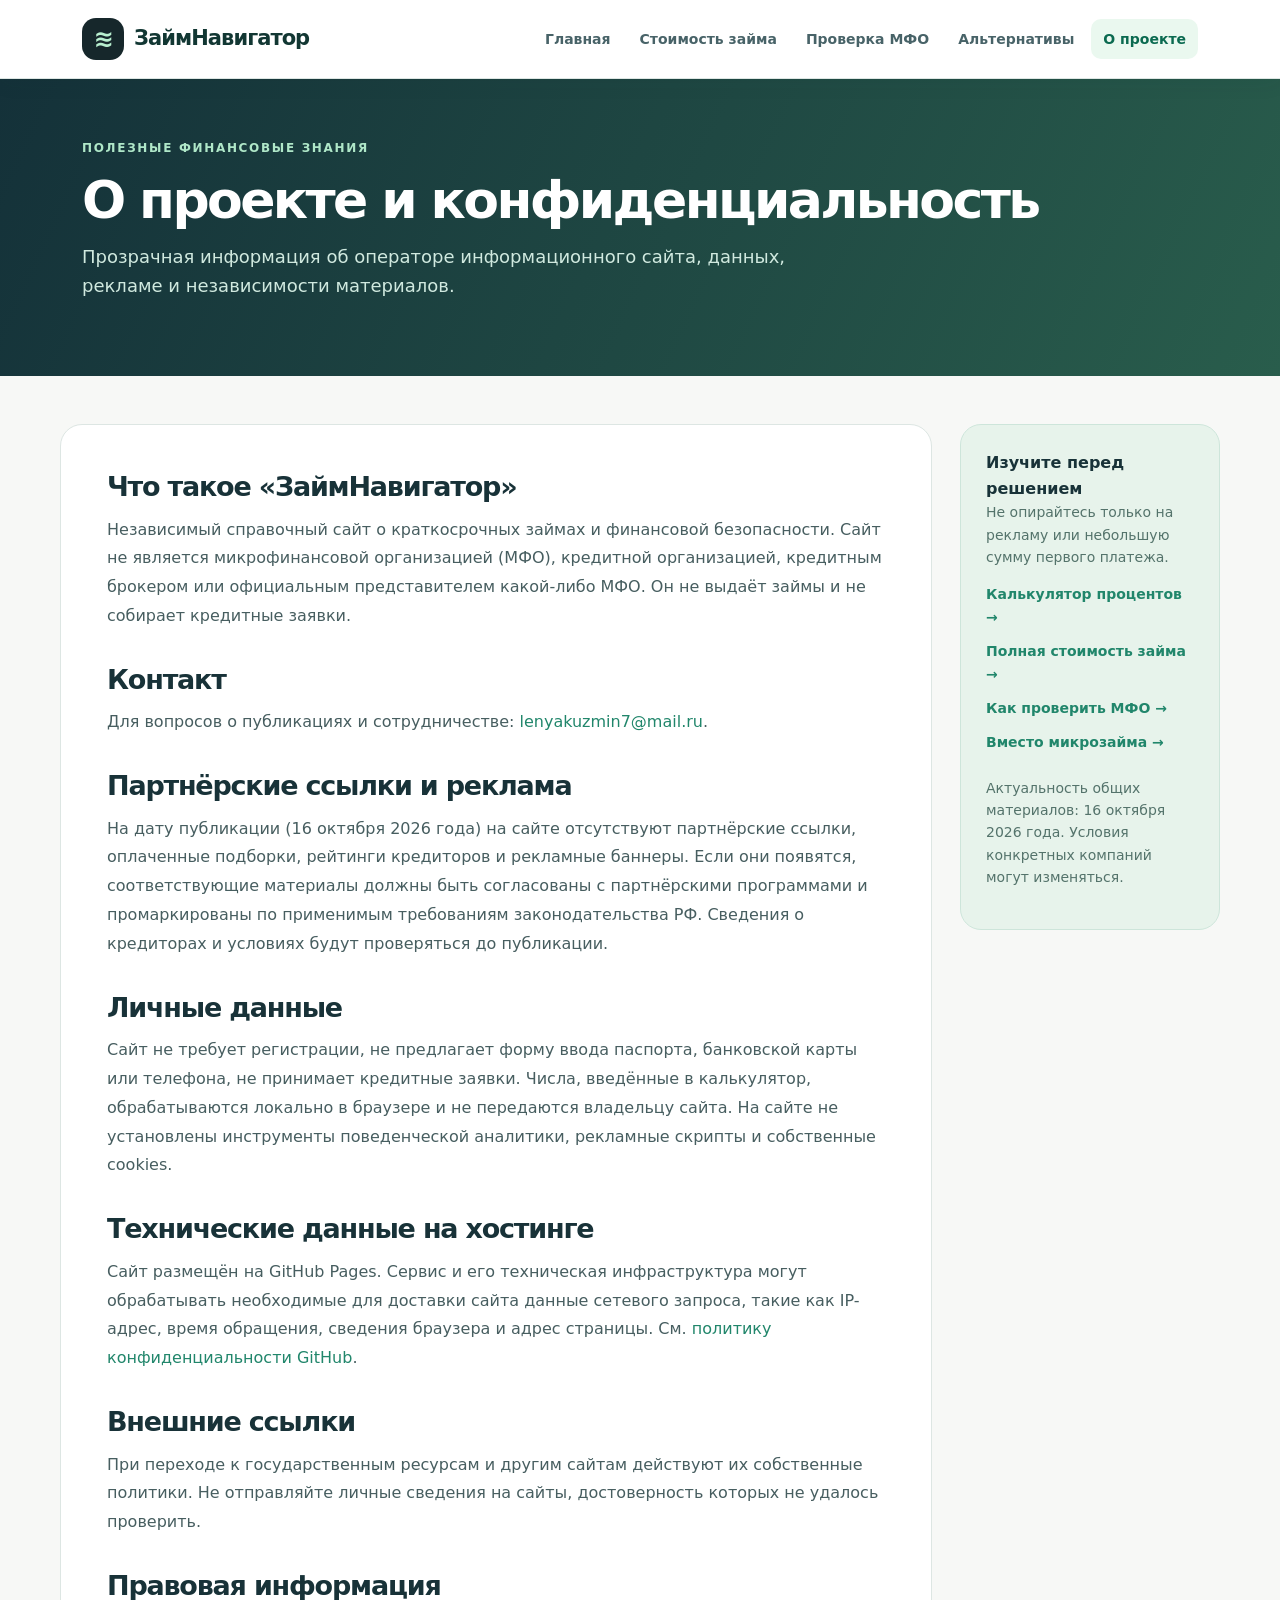
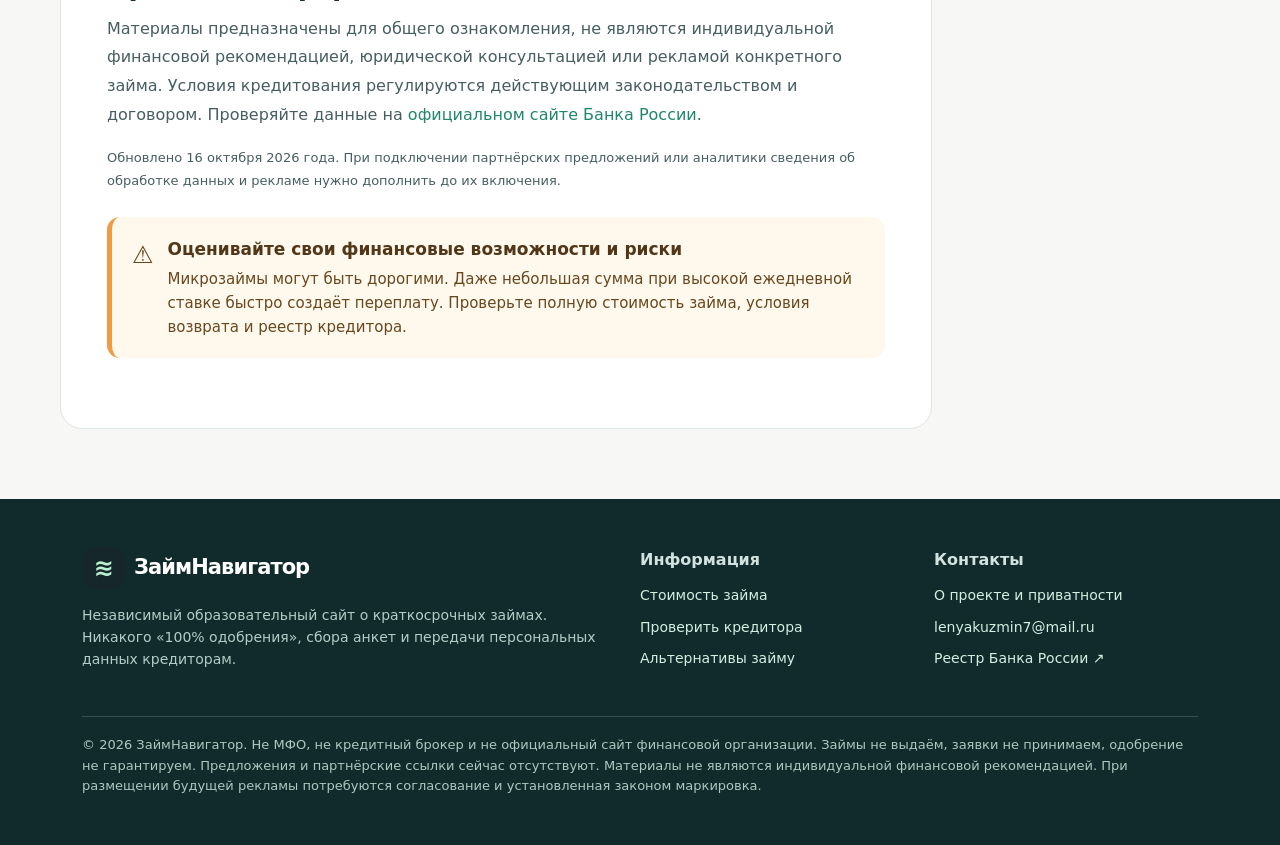
<file: zaimy/privacy.html>
<!doctype html><html lang="ru"><head><meta charset="utf-8"><meta name="viewport" content="width=device-width, initial-scale=1"><meta name="theme-color" content="#16272b"><meta name="description" content="Прозрачная информация об операторе информационного сайта, данных, рекламе и независимости материалов."><meta name="robots" content="index,follow"><title>О проекте и конфиденциальность — ЗаймНавигатор</title><link rel="stylesheet" href="style.css"><link rel="icon" type="image/svg+xml" href="favicon.svg"></head><body><header><div class="container navwrap"><a class="brand" href="index.html" aria-label="ЗаймНавигатор, главная"><span class="mark">≋</span>ЗаймНавигатор</a><nav aria-label="Основная навигация"><a href="index.html">Главная</a><a href="cost.html">Стоимость займа</a><a href="verify.html">Проверка МФО</a><a href="alternatives.html">Альтернативы</a><a href="privacy.html" aria-current="page">О проекте</a></nav></div></header><main><section class="innerhero"><div class="container"><div class="eyebrow">Полезные финансовые знания</div><h1>О проекте и конфиденциальность</h1><p>Прозрачная информация об операторе информационного сайта, данных, рекламе и независимости материалов.</p></div></section><div class="container article-layout"><article class="article">
<h2>Что такое «ЗаймНавигатор»</h2><p>Независимый справочный сайт о краткосрочных займах и финансовой безопасности. Сайт не является микрофинансовой организацией (МФО), кредитной организацией, кредитным брокером или официальным представителем какой-либо МФО. Он не выдаёт займы и не собирает кредитные заявки.</p>
<h2>Контакт</h2><p>Для вопросов о публикациях и сотрудничестве: <a href="mailto:lenyakuzmin7@mail.ru">lenyakuzmin7@mail.ru</a>.</p>
<h2>Партнёрские ссылки и реклама</h2><p>На дату публикации (16 октября 2026 года) на сайте отсутствуют партнёрские ссылки, оплаченные подборки, рейтинги кредиторов и рекламные баннеры. Если они появятся, соответствующие материалы должны быть согласованы с партнёрскими программами и промаркированы по применимым требованиям законодательства РФ. Сведения о кредиторах и условиях будут проверяться до публикации.</p>
<h2>Личные данные</h2><p>Сайт не требует регистрации, не предлагает форму ввода паспорта, банковской карты или телефона, не принимает кредитные заявки. Числа, введённые в калькулятор, обрабатываются локально в браузере и не передаются владельцу сайта. На сайте не установлены инструменты поведенческой аналитики, рекламные скрипты и собственные cookies.</p>
<h2>Технические данные на хостинге</h2><p>Сайт размещён на GitHub Pages. Сервис и его техническая инфраструктура могут обрабатывать необходимые для доставки сайта данные сетевого запроса, такие как IP-адрес, время обращения, сведения браузера и адрес страницы. См. <a href="https://docs.github.com/en/site-policy/privacy-policies/github-general-privacy-statement" target="_blank" rel="noopener noreferrer">политику конфиденциальности GitHub</a>.</p>
<h2>Внешние ссылки</h2><p>При переходе к государственным ресурсам и другим сайтам действуют их собственные политики. Не отправляйте личные сведения на сайты, достоверность которых не удалось проверить.</p>
<h2>Правовая информация</h2><p>Материалы предназначены для общего ознакомления, не являются индивидуальной финансовой рекомендацией, юридической консультацией или рекламой конкретного займа. Условия кредитования регулируются действующим законодательством и договором. Проверяйте данные на <a href="https://www.cbr.ru/finorg/" target="_blank" rel="noopener noreferrer">официальном сайте Банка России</a>.</p>
<p class="note">Обновлено 16 октября 2026 года. При подключении партнёрских предложений или аналитики сведения об обработке данных и рекламе нужно дополнить до их включения.</p><div class="warning" role="note"><span aria-hidden="true" style="font-size:24px">⚠</span><div><strong>Оценивайте свои финансовые возможности и риски</strong><p>Микрозаймы могут быть дорогими. Даже небольшая сумма при высокой ежедневной ставке быстро создаёт переплату. Проверьте полную стоимость займа, условия возврата и реестр кредитора.</p></div></div></article><aside class="side"><strong>Изучите перед решением</strong><p>Не опирайтесь только на рекламу или небольшую сумму первого платежа.</p><a href="index.html#calculator">Калькулятор процентов →</a><a href="cost.html">Полная стоимость займа →</a><a href="verify.html">Как проверить МФО →</a><a href="alternatives.html">Вместо микрозайма →</a><p style="margin-top:23px">Актуальность общих материалов: 16 октября 2026 года. Условия конкретных компаний могут изменяться.</p></aside></div></main><footer><div class="container"><div class="footgrid"><div><a href="index.html" class="brand" style="color:white"><span class="mark">≋</span>ЗаймНавигатор</a><p>Независимый образовательный сайт о краткосрочных займах. Никакого «100% одобрения», сбора анкет и передачи персональных данных кредиторам.</p></div><div><strong>Информация</strong><div class="foot-links"><a href="cost.html">Стоимость займа</a><a href="verify.html">Проверить кредитора</a><a href="alternatives.html">Альтернативы займу</a></div></div><div><strong>Контакты</strong><div class="foot-links"><a href="privacy.html">О проекте и приватности</a><a href="mailto:lenyakuzmin7@mail.ru">lenyakuzmin7@mail.ru</a><a href="https://www.cbr.ru/finorg/" target="_blank" rel="noopener noreferrer">Реестр Банка России ↗</a></div></div></div><div class="footnote">© 2026 ЗаймНавигатор. Не МФО, не кредитный брокер и не официальный сайт финансовой организации. Займы не выдаём, заявки не принимаем, одобрение не гарантируем. Предложения и партнёрские ссылки сейчас отсутствуют. Материалы не являются индивидуальной финансовой рекомендацией. При размещении будущей рекламы потребуются согласование и установленная законом маркировка.</div></div></footer><script defer src="app.js"></script></body></html>
</file>
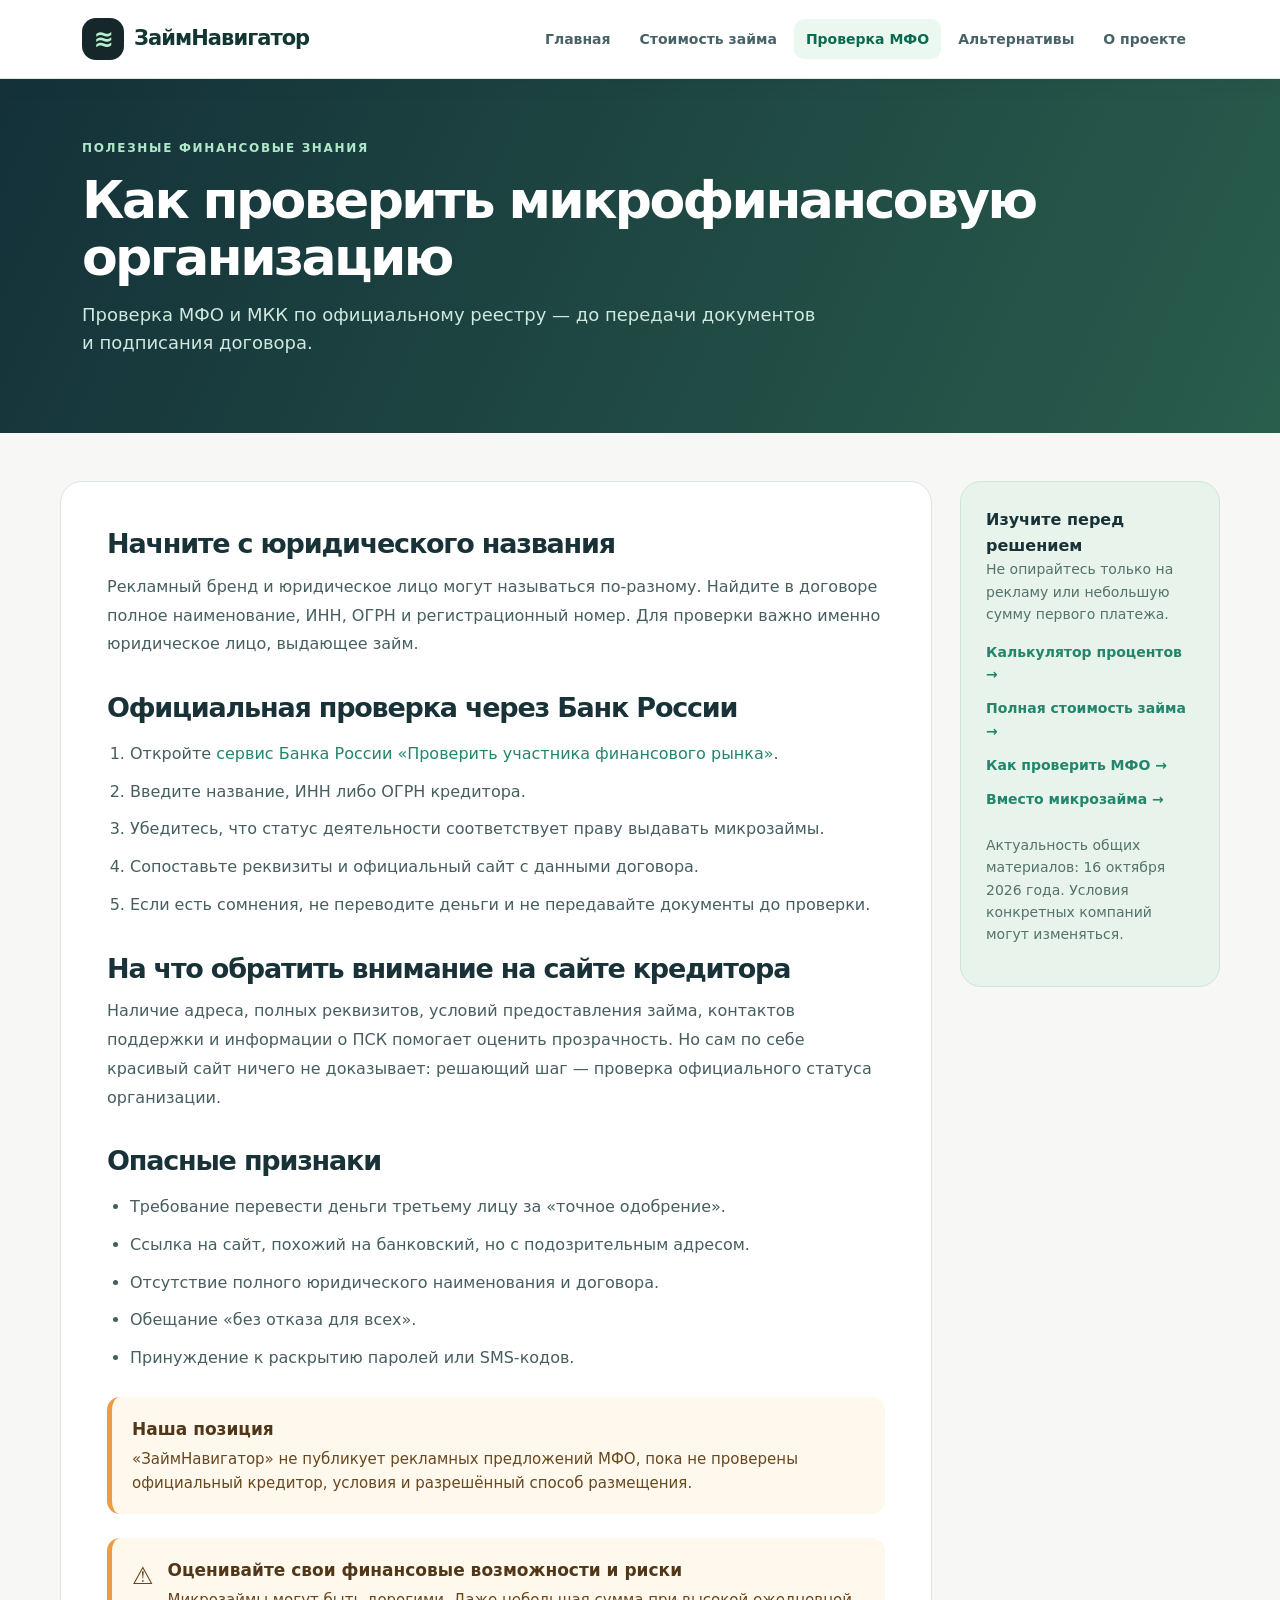
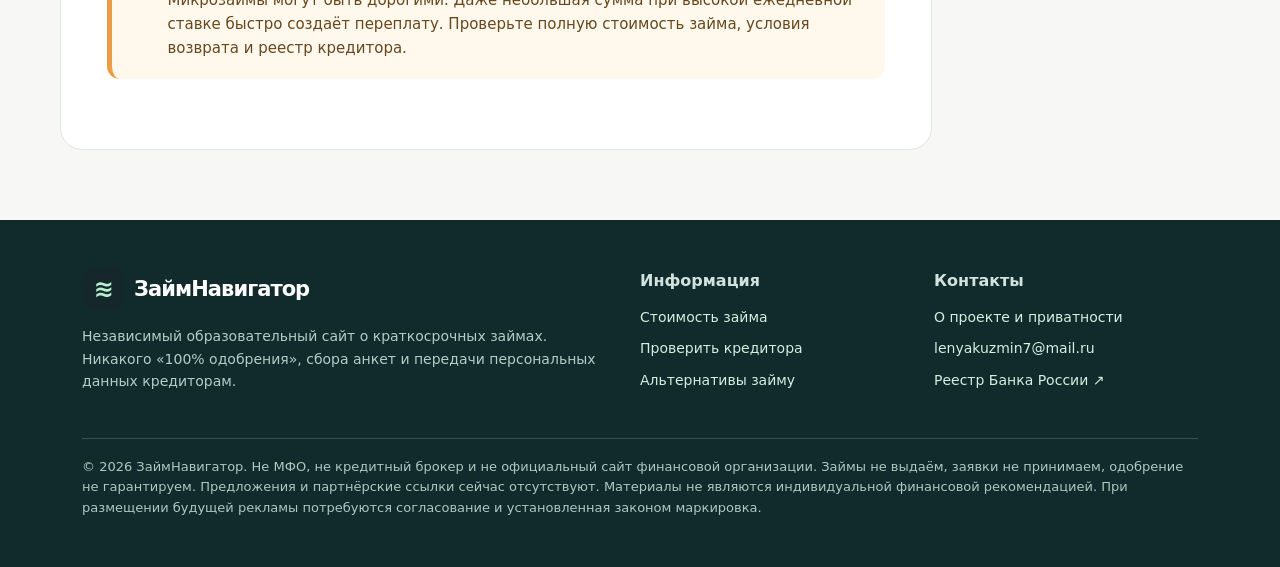
<file: zaimy/verify.html>
<!doctype html><html lang="ru"><head><meta charset="utf-8"><meta name="viewport" content="width=device-width, initial-scale=1"><meta name="theme-color" content="#16272b"><meta name="description" content="Проверка МФО и МКК по официальному реестру — до передачи документов и подписания договора."><meta name="robots" content="index,follow"><title>Как проверить микрофинансовую организацию — ЗаймНавигатор</title><link rel="stylesheet" href="style.css"><link rel="icon" type="image/svg+xml" href="favicon.svg"></head><body><header><div class="container navwrap"><a class="brand" href="index.html" aria-label="ЗаймНавигатор, главная"><span class="mark">≋</span>ЗаймНавигатор</a><nav aria-label="Основная навигация"><a href="index.html">Главная</a><a href="cost.html">Стоимость займа</a><a href="verify.html" aria-current="page">Проверка МФО</a><a href="alternatives.html">Альтернативы</a><a href="privacy.html">О проекте</a></nav></div></header><main><section class="innerhero"><div class="container"><div class="eyebrow">Полезные финансовые знания</div><h1>Как проверить микрофинансовую организацию</h1><p>Проверка МФО и МКК по официальному реестру — до передачи документов и подписания договора.</p></div></section><div class="container article-layout"><article class="article">
<h2>Начните с юридического названия</h2><p>Рекламный бренд и юридическое лицо могут называться по-разному. Найдите в договоре полное наименование, ИНН, ОГРН и регистрационный номер. Для проверки важно именно юридическое лицо, выдающее займ.</p>
<h2>Официальная проверка через Банк России</h2><ol><li>Откройте <a href="https://www.cbr.ru/finorg/" target="_blank" rel="noopener noreferrer">сервис Банка России «Проверить участника финансового рынка»</a>.</li><li>Введите название, ИНН либо ОГРН кредитора.</li><li>Убедитесь, что статус деятельности соответствует праву выдавать микрозаймы.</li><li>Сопоставьте реквизиты и официальный сайт с данными договора.</li><li>Если есть сомнения, не переводите деньги и не передавайте документы до проверки.</li></ol>
<h2>На что обратить внимание на сайте кредитора</h2><p>Наличие адреса, полных реквизитов, условий предоставления займа, контактов поддержки и информации о ПСК помогает оценить прозрачность. Но сам по себе красивый сайт ничего не доказывает: решающий шаг — проверка официального статуса организации.</p>
<h2>Опасные признаки</h2><ul><li>Требование перевести деньги третьему лицу за «точное одобрение».</li><li>Ссылка на сайт, похожий на банковский, но с подозрительным адресом.</li><li>Отсутствие полного юридического наименования и договора.</li><li>Обещание «без отказа для всех».</li><li>Принуждение к раскрытию паролей или SMS-кодов.</li></ul>
<div class="warning"><div><strong>Наша позиция</strong><p>«ЗаймНавигатор» не публикует рекламных предложений МФО, пока не проверены официальный кредитор, условия и разрешённый способ размещения.</p></div></div><div class="warning" role="note"><span aria-hidden="true" style="font-size:24px">⚠</span><div><strong>Оценивайте свои финансовые возможности и риски</strong><p>Микрозаймы могут быть дорогими. Даже небольшая сумма при высокой ежедневной ставке быстро создаёт переплату. Проверьте полную стоимость займа, условия возврата и реестр кредитора.</p></div></div></article><aside class="side"><strong>Изучите перед решением</strong><p>Не опирайтесь только на рекламу или небольшую сумму первого платежа.</p><a href="index.html#calculator">Калькулятор процентов →</a><a href="cost.html">Полная стоимость займа →</a><a href="verify.html">Как проверить МФО →</a><a href="alternatives.html">Вместо микрозайма →</a><p style="margin-top:23px">Актуальность общих материалов: 16 октября 2026 года. Условия конкретных компаний могут изменяться.</p></aside></div></main><footer><div class="container"><div class="footgrid"><div><a href="index.html" class="brand" style="color:white"><span class="mark">≋</span>ЗаймНавигатор</a><p>Независимый образовательный сайт о краткосрочных займах. Никакого «100% одобрения», сбора анкет и передачи персональных данных кредиторам.</p></div><div><strong>Информация</strong><div class="foot-links"><a href="cost.html">Стоимость займа</a><a href="verify.html">Проверить кредитора</a><a href="alternatives.html">Альтернативы займу</a></div></div><div><strong>Контакты</strong><div class="foot-links"><a href="privacy.html">О проекте и приватности</a><a href="mailto:lenyakuzmin7@mail.ru">lenyakuzmin7@mail.ru</a><a href="https://www.cbr.ru/finorg/" target="_blank" rel="noopener noreferrer">Реестр Банка России ↗</a></div></div></div><div class="footnote">© 2026 ЗаймНавигатор. Не МФО, не кредитный брокер и не официальный сайт финансовой организации. Займы не выдаём, заявки не принимаем, одобрение не гарантируем. Предложения и партнёрские ссылки сейчас отсутствуют. Материалы не являются индивидуальной финансовой рекомендацией. При размещении будущей рекламы потребуются согласование и установленная законом маркировка.</div></div></footer><script defer src="app.js"></script></body></html>
</file>
<file: finance/style.css>
:root{--bg:#f3f6fb;--paper:#fff;--ink:#14233b;--muted:#617087;--line:#dfe6ef;--navy:#102b50;--blue:#3263f2;--mint:#96f0c4;--soft:#ecf3ff;--shadow:0 18px 60px rgba(23,46,85,.08);font-family:Inter,system-ui,-apple-system,"Segoe UI",Arial,sans-serif;color:var(--ink);background:var(--bg)}
*{box-sizing:border-box}html{scroll-behavior:smooth}body{margin:0;line-height:1.55}a{color:#2458d7;text-decoration:none}a:hover{text-decoration:underline}button,input{font:inherit}button{cursor:pointer}a:focus-visible,button:focus-visible,input:focus-visible{outline:3px solid #9ac2ff;outline-offset:3px}
.container{max-width:1160px;margin:0 auto;padding:0 23px}
header{position:sticky;top:0;z-index:20;background:rgba(255,255,255,.95);border-bottom:1px solid var(--line);backdrop-filter:blur(12px)}
.header-inner{display:flex;gap:22px;align-items:center;justify-content:space-between;min-height:74px}
.logo{display:inline-flex;gap:10px;align-items:center;font-weight:850;font-size:20px;color:var(--navy);letter-spacing:-.04em;white-space:nowrap}
.logo:hover{text-decoration:none}.logo-mark{display:grid;place-items:center;background:var(--navy);color:#a8f1c9;border-radius:13px;height:39px;width:39px;font-size:23px}
.nav{display:flex;flex-wrap:wrap;gap:4px}.nav a{font-size:14px;font-weight:650;color:#4e617a;padding:9px 11px;border-radius:11px}
.nav a:hover,.nav a[aria-current=page]{background:var(--soft);color:#194db8;text-decoration:none}
.hero{background:radial-gradient(circle at 85% 15%,rgba(128,211,210,.24),transparent 35%),linear-gradient(130deg,#102a4d 0%,#173f69 68%,#235e77 100%);color:white;padding:78px 0 105px;overflow:hidden}
.hero .container{position:relative}
.eyebrow{text-transform:uppercase;letter-spacing:.16em;font-size:12px;font-weight:800;color:#a1e8c6}
.hero h1{font-size:clamp(37px,5.8vw,68px);line-height:1.07;letter-spacing:-.06em;max-width:760px;margin:18px 0 20px}
.hero p{font-size:18px;color:#d8e8fa;max-width:650px;margin:0 0 30px}
.hero small{color:#b7d1e2}.hero-graphic{position:absolute;right:30px;top:0;display:grid;place-items:center;width:270px;height:270px;border-radius:50%;border:1px solid #ffffff36;background:radial-gradient(circle,#b0f7cc30,transparent 70%);font-size:110px;opacity:.75;transform:rotate(-12deg)}
.hero h1,.hero p,.hero .actions{position:relative;z-index:1}
.actions{display:flex;gap:12px;flex-wrap:wrap}.btn{display:inline-flex;justify-content:center;align-items:center;border-radius:13px;padding:13px 20px;font-size:15px;font-weight:800;transition:transform .15s,background .15s}
.btn:hover{text-decoration:none;transform:translateY(-1px)}.btn-primary{background:var(--mint);color:#103e36}.btn-light{background:#ffffff22;color:white;border:1px solid #ffffff55}
.section{padding:66px 0}.section-tight{padding:38px 0 68px}.section-head{display:flex;justify-content:space-between;align-items:end;gap:18px;flex-wrap:wrap;margin-bottom:24px}
.kicker{color:#3263f2;font-size:12px;text-transform:uppercase;letter-spacing:.12em;font-weight:850}
h2{font-size:clamp(26px,3.2vw,37px);line-height:1.18;letter-spacing:-.045em;margin:8px 0 13px}
h3{font-size:21px;line-height:1.25;letter-spacing:-.03em;margin:0 0 10px}
p{margin:0 0 15px}.lede{color:var(--muted);font-size:16px;max-width:740px}
.cards{display:grid;grid-template-columns:repeat(4,minmax(0,1fr));gap:16px}
.card{background:var(--paper);border:1px solid var(--line);padding:25px;border-radius:22px;box-shadow:var(--shadow);min-width:0}
.card p{color:var(--muted);font-size:14px}.card a{font-weight:800}.tile-icon{display:grid;place-items:center;width:52px;height:52px;border-radius:16px;background:var(--soft);font-size:25px;margin-bottom:25px}
.card h3{font-size:19px}
.calculator-wrap{display:grid;grid-template-columns:1fr 1fr;gap:25px;align-items:stretch}
.panel{border-radius:26px;background:#fff;padding:clamp(22px,4vw,38px);border:1px solid var(--line);box-shadow:var(--shadow)}
.panel.dark{background:linear-gradient(155deg,#153459,#10253e);color:white;border-color:#24476c}
.field-grid{display:grid;grid-template-columns:1fr 1fr;gap:18px}.field{display:flex;flex-direction:column;gap:8px}
.field label{font-size:13px;color:#415775;font-weight:750}.field input{width:100%;min-width:0;border:1px solid #cad6e5;border-radius:12px;padding:13px 12px;background:#fafcff;color:#14233b}
.field input:focus{border-color:#3263f2}.tip{font-size:13px;color:#718198;margin:16px 0 0}
.result-label{color:#b7d9f0;font-size:14px}.result-big{font-size:clamp(32px,4.4vw,52px);font-weight:850;letter-spacing:-.06em;line-height:1.15;margin:10px 0 23px}
.result-rows{display:grid;gap:0}.result-row{display:flex;justify-content:space-between;gap:18px;padding:16px 0;border-bottom:1px solid #ffffff22;font-size:14px}.result-row strong{font-size:17px;white-space:nowrap}.result-row span{color:#bfd3e2}
.bar{display:flex;width:100%;height:11px;border-radius:20px;overflow:hidden;background:#a6e9c3;margin:24px 0}.bar div{background:#568eff;width:55%;transition:width .3s}
.callout{border:1px solid #d9e7fb;border-left:5px solid #3263f2;border-radius:14px;background:#fff;padding:19px 21px;color:#41556f}
.mini-grid{display:grid;grid-template-columns:repeat(3,1fr);gap:16px;margin-top:22px}
.mini{background:#fff;padding:22px;border:1px solid var(--line);border-radius:19px}.mini p{font-size:14px;color:var(--muted);margin:0}
.inner-hero{background:linear-gradient(130deg,#102a4d,#285a70);color:#fff;padding:55px 0 60px}.inner-hero h1{font-size:clamp(33px,5vw,52px);letter-spacing:-.05em;line-height:1.12;margin:15px 0}.inner-hero p{max-width:750px;color:#dfedfa;font-size:17px}
.article-grid{display:grid;grid-template-columns:minmax(0,1fr) 250px;gap:30px;align-items:start;padding:55px 0 75px}
.prose{background:#fff;border:1px solid var(--line);border-radius:24px;padding:clamp(23px,4.5vw,48px)}
.prose h2{font-size:27px;margin:33px 0 14px}.prose h2:first-child{margin-top:0}
.prose p,.prose li{font-size:16px;color:#40506a;line-height:1.75}.prose ul,.prose ol{padding-left:24px}.prose li{margin:0 0 9px}
.side{background:#eaf1fb;border:1px solid #dbe5f4;padding:24px;border-radius:22px;position:sticky;top:100px}
.side a{display:block;margin:11px 0;font-weight:700;font-size:14px}.side p{color:#53677c;font-size:14px}
footer{background:#0e243e;color:#cbdae9;padding:47px 0}.footer-grid{display:grid;grid-template-columns:2fr 1fr 1fr;gap:34px}footer a{color:#e4f0ff}footer .logo{color:white}footer p,footer small{font-size:14px;color:#a5b9ce}
.footer-links{display:grid;gap:9px}.footer-note{border-top:1px solid #ffffff20;margin-top:32px;padding-top:20px;font-size:13px;color:#a5b9ce}
.note{margin-top:22px;font-size:13px;color:#64748b}.muted{color:var(--muted)}
@media(max-width:940px){.cards{grid-template-columns:repeat(2,1fr)}.hero-graphic{right:-80px;opacity:.25}.article-grid{grid-template-columns:1fr}.side{position:static}.footer-grid{grid-template-columns:1fr 1fr}}
@media(max-width:700px){.header-inner{align-items:flex-start;gap:10px;padding-top:16px;padding-bottom:12px;flex-direction:column}.nav{margin-left:-8px}.nav a{padding:6px 8px;font-size:12px}.hero{padding:54px 0 73px}.hero h1{font-size:39px}.cards,.calculator-wrap,.field-grid,.mini-grid,.footer-grid{grid-template-columns:1fr}.section{padding:49px 0}.result-big{font-size:41px}.hero-graphic{display:none}}
@media(prefers-reduced-motion:reduce){html{scroll-behavior:auto}*{transition:none!important}}
</file>
<file: zaimy/style.css>
:root{--bg:#f7f8f6;--dark:#16272b;--ink:#183238;--muted:#587074;--line:#dde6e3;--green:#21866b;--mint:#b8efcf;--mintsoft:#e1f6e9;--orange:#faad67;--paper:#fff;--shadow:0 22px 60px rgba(22,48,49,.08);font-family:system-ui,-apple-system,"Segoe UI",Arial,sans-serif;color:var(--ink);background:var(--bg);line-height:1.6}
*{box-sizing:border-box}html{scroll-behavior:smooth}body{margin:0}button,input{font:inherit}a{color:var(--green);text-decoration:none}a:hover{text-decoration:underline}a:focus-visible,button:focus-visible,input:focus-visible{outline:3px solid #f6a963;outline-offset:3px}
.container{max-width:1160px;margin:0 auto;padding:0 22px}
header{background:#fff;border-bottom:1px solid var(--line);position:sticky;top:0;z-index:20;box-shadow:0 4px 20px #172e3210}.navwrap{display:flex;align-items:center;justify-content:space-between;min-height:78px;gap:22px}.brand{display:inline-flex;gap:10px;align-items:center;color:#123733;white-space:nowrap;font-size:21px;font-weight:850;letter-spacing:-.045em}.brand:hover{text-decoration:none}
.mark{width:42px;height:42px;background:var(--dark);border-radius:14px;display:grid;place-items:center;color:var(--mint);font-size:24px}
nav{display:flex;gap:5px;flex-wrap:wrap}nav a{font-weight:700;font-size:14px;color:#486368;padding:9px 12px;border-radius:10px}nav a:hover,nav a[aria-current=page]{color:#0b6a50;background:#eaf8ef;text-decoration:none}
.hero{background:radial-gradient(circle at 85% 22%,#31594d 0%,transparent 35%),linear-gradient(126deg,#152c30,#234a43 70%,#244b46);color:#fff;padding:73px 0 89px;overflow:hidden}.hero .container{position:relative}
.hero h1{font-size:clamp(38px,6vw,65px);max-width:750px;line-height:1.1;letter-spacing:-.065em;margin:16px 0 18px}.hero p{color:#d0e5dc;font-size:18px;max-width:645px}.eyebrow{font-size:12px;letter-spacing:.14em;text-transform:uppercase;font-weight:850;color:#afe7c8}
.hero-circle{position:absolute;right:1%;top:-2%;width:320px;height:320px;border-radius:50%;border:1px solid #bcf0d533;background:radial-gradient(circle,#9aefc833,transparent 65%);display:grid;place-items:center;font-size:135px;color:#b7ecd078;transform:rotate(-11deg);pointer-events:none}
.hero h1,.hero p,.hero .btns{position:relative;z-index:1}.btns{display:flex;gap:12px;flex-wrap:wrap;margin-top:24px}
.btn{display:inline-block;padding:14px 20px;font-size:14px;font-weight:800;border-radius:12px;transition:transform .15s}.btn:hover{text-decoration:none;transform:translateY(-2px)}.btn-main{background:var(--mint);color:#193b31}.btn-outline{color:#fff;border:1px solid #ffffff62;background:#ffffff16}
.warning{display:flex;gap:14px;align-items:flex-start;background:#fff9ed;border-left:5px solid #ee9c43;border-radius:13px;padding:19px 20px;color:#68471e;font-size:15px}.warning strong{display:block;font-size:17px;color:#513718}.warning p{margin:4px 0 0}
.warning-on-dark{border:1px solid #ffca85;background:#442e20;color:#ffe8cd;border-left:5px solid #ffa83d}.warning-on-dark strong{color:#fff6e9}
.section{padding:67px 0}.section-soft{background:#eff6f3}.sectionhead{margin-bottom:27px}.kicker{color:#128366;text-transform:uppercase;letter-spacing:.13em;font-size:12px;font-weight:900}.section h2,h2{font-size:clamp(28px,3.8vw,39px);line-height:1.17;letter-spacing:-.045em;margin:9px 0 12px}h3{font-size:21px;line-height:1.3;letter-spacing:-.025em;margin:0 0 12px}p{margin:0 0 15px}.lead{color:var(--muted);max-width:790px}
.grid3{display:grid;grid-template-columns:repeat(3,minmax(0,1fr));gap:19px}.grid2{display:grid;grid-template-columns:repeat(2,minmax(0,1fr));gap:19px}
.card{border-radius:23px;padding:28px;background:var(--paper);border:1px solid var(--line);box-shadow:var(--shadow);min-width:0}.card p{color:var(--muted);font-size:15px}.card a{font-weight:800}
.icon{width:53px;height:53px;display:grid;place-items:center;border-radius:15px;background:var(--mintsoft);color:#226e57;font-size:26px;margin-bottom:23px}
.checks{list-style:none;margin:10px 0;padding:0}.checks li{padding:10px 0 10px 30px;position:relative;border-bottom:1px solid var(--line);color:#405c5f}.checks li:before{content:"✓";color:#168466;font-weight:900;position:absolute;left:1px}
.cal-grid{display:grid;grid-template-columns:1fr 1fr;gap:22px}.panel{background:#fff;border-radius:23px;padding:clamp(23px,4vw,38px);border:1px solid var(--line);box-shadow:var(--shadow)}
.panel-dark{background:#173a3d;color:#fff;border:1px solid #316265}.fieldgrid{display:grid;grid-template-columns:repeat(2,minmax(0,1fr));gap:15px}.field{display:flex;flex-direction:column;gap:7px}.field label{font-size:14px;font-weight:800;color:#415f62}.field input{width:100%;padding:12px 13px;border:1px solid #cbdad5;border-radius:12px;color:#133b3b;background:#f9fbf9;min-width:0}
.result-title{font-size:14px;color:#c0e1d7}.big-number{font-size:clamp(35px,4.8vw,50px);font-weight:900;letter-spacing:-.06em;margin:5px 0 22px}.row-result{display:flex;justify-content:space-between;gap:15px;border-bottom:1px solid #ffffff30;padding:14px 0;font-size:14px}.row-result span{color:#c9e1dd}.row-result strong{font-size:17px;white-space:nowrap}.note{font-size:13px;color:#667d7c;margin-top:16px}.on-dark{color:#b6d6d1}
.innerhero{background:linear-gradient(115deg,#143139,#295d4c);padding:60px 0;color:white}.innerhero h1{font-size:clamp(33px,5vw,52px);letter-spacing:-.05em;line-height:1.1;margin:14px 0}.innerhero p{font-size:18px;max-width:740px;color:#d0e9df}
.article-layout{display:grid;grid-template-columns:minmax(0,1fr) 260px;gap:28px;align-items:start;padding:48px 0 70px}
.article{background:#fff;border:1px solid var(--line);border-radius:22px;padding:clamp(25px,4vw,46px)}.article h2{font-size:27px;margin:33px 0 13px}.article h2:first-child{margin-top:0}.article p,.article li{line-height:1.8;color:#475e60}.article ul,.article ol{padding-left:23px}.article li{margin-bottom:9px}.article .warning{margin:24px 0}.article .warning p{line-height:1.6;color:#68471e}.side{background:#e7f3eb;border:1px solid #cde5da;border-radius:21px;padding:25px;position:sticky;top:98px}.side a{display:block;margin:12px 0;font-weight:700;font-size:14px}.side p{color:#54736b;font-size:14px}
.faq{border-top:1px solid var(--line);padding:16px 0}.faq summary{font-weight:800;cursor:pointer}.faq p{margin-top:10px;color:#59706f}
footer{background:#112b2d;color:#d2e3df;padding:48px 0}.footgrid{display:grid;grid-template-columns:2fr 1fr 1fr;gap:30px}.footgrid a{color:#d2efdf}.footgrid p{color:#b2cdc7;font-size:14px;margin-top:15px}.foot-links{display:grid;gap:9px;margin-top:12px;font-size:14px}.footnote{border-top:1px solid #ffffff2a;padding-top:18px;margin-top:30px;color:#adc8c0;font-size:13px}
@media(max-width:950px){.grid3{grid-template-columns:1fr 1fr}.article-layout{grid-template-columns:1fr}.side{position:static}.hero-circle{opacity:.22}}
@media(max-width:680px){.navwrap{padding:14px 0;align-items:flex-start;flex-direction:column;gap:9px}nav{margin-left:-9px}nav a{font-size:12px;padding:7px 9px}.hero{padding:51px 0 62px}.hero h1{font-size:39px}.hero-circle{display:none}.grid3,.grid2,.cal-grid,.fieldgrid,.footgrid{grid-template-columns:1fr}.section{padding:49px 0}.card{padding:25px}.row-result strong{font-size:15px}}
@media(prefers-reduced-motion:reduce){html{scroll-behavior:auto}.btn{transition:none}}
</file>
